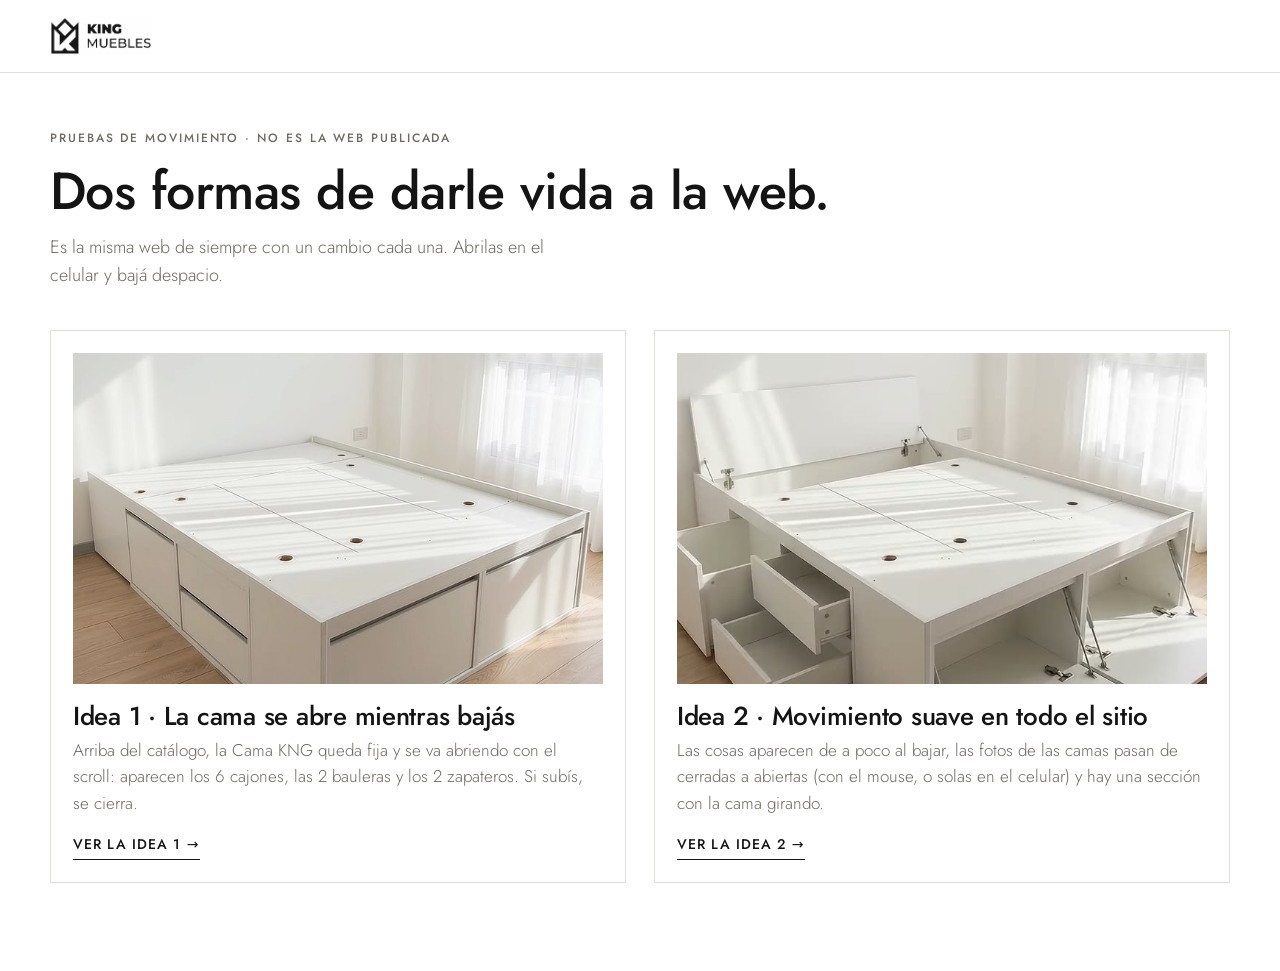
<file: index.html>
<!doctype html>
<html lang="es-AR">
<head>
  <meta charset="utf-8">
  <meta name="viewport" content="width=device-width, initial-scale=1">
  <meta name="robots" content="noindex, nofollow">  <!-- pruebas: que Google no las indexe -->
  <title>Pruebas de movimiento · King Muebles</title>
  <link rel="icon" type="image/png" sizes="32x32" href="assets/favicon-32.png">
  <link rel="preconnect" href="https://fonts.googleapis.com">
  <link rel="preconnect" href="https://fonts.gstatic.com" crossorigin>
  <link href="https://fonts.googleapis.com/css2?family=Jost:wght@300;400;500;600&display=swap" rel="stylesheet">
  <link rel="stylesheet" href="estilos.css?v=19">
  <link rel="stylesheet" href="pruebas.css?v=1">
</head>
<body>

  <header class="cabecera">
    <div class="contenedor">
      <a class="logo" href="index.html"><img src="assets/logo-negro.png" alt="King Muebles"></a>
    </div>
  </header>

  <main class="elegir">
    <div class="contenedor">
      <p class="eyebrow">Pruebas de movimiento · no es la web publicada</p>
      <h1>Dos formas de darle vida a la web.</h1>
      <p class="lead">Es la misma web de siempre con un cambio cada una. Abrilas en el celular y bajá despacio.</p>
      <div class="elegir-lista">
        <a class="elegir-opcion" href="idea-1.html">
          <img src="assets/abrir/cerrada.jpg" alt="">
          <div>
            <h2>Idea 1 · La cama se abre mientras bajás</h2>
            <p>Arriba del catálogo, la Cama KNG queda fija y se va abriendo con el scroll: aparecen los 6 cajones, las 2 bauleras y los 2 zapateros. Si subís, se cierra.</p>
          </div>
          <span class="link-flecha">Ver la idea 1 →</span>
        </a>
        <a class="elegir-opcion" href="idea-2.html">
          <img src="assets/medios/orbita-poster.jpg" alt="">
          <div>
            <h2>Idea 2 · Movimiento suave en todo el sitio</h2>
            <p>Las cosas aparecen de a poco al bajar, las fotos de las camas pasan de cerradas a abiertas (con el mouse, o solas en el celular) y hay una sección con la cama girando.</p>
          </div>
          <span class="link-flecha">Ver la idea 2 →</span>
        </a>
      </div>
    </div>
  </main>

</body>
</html>
</file>
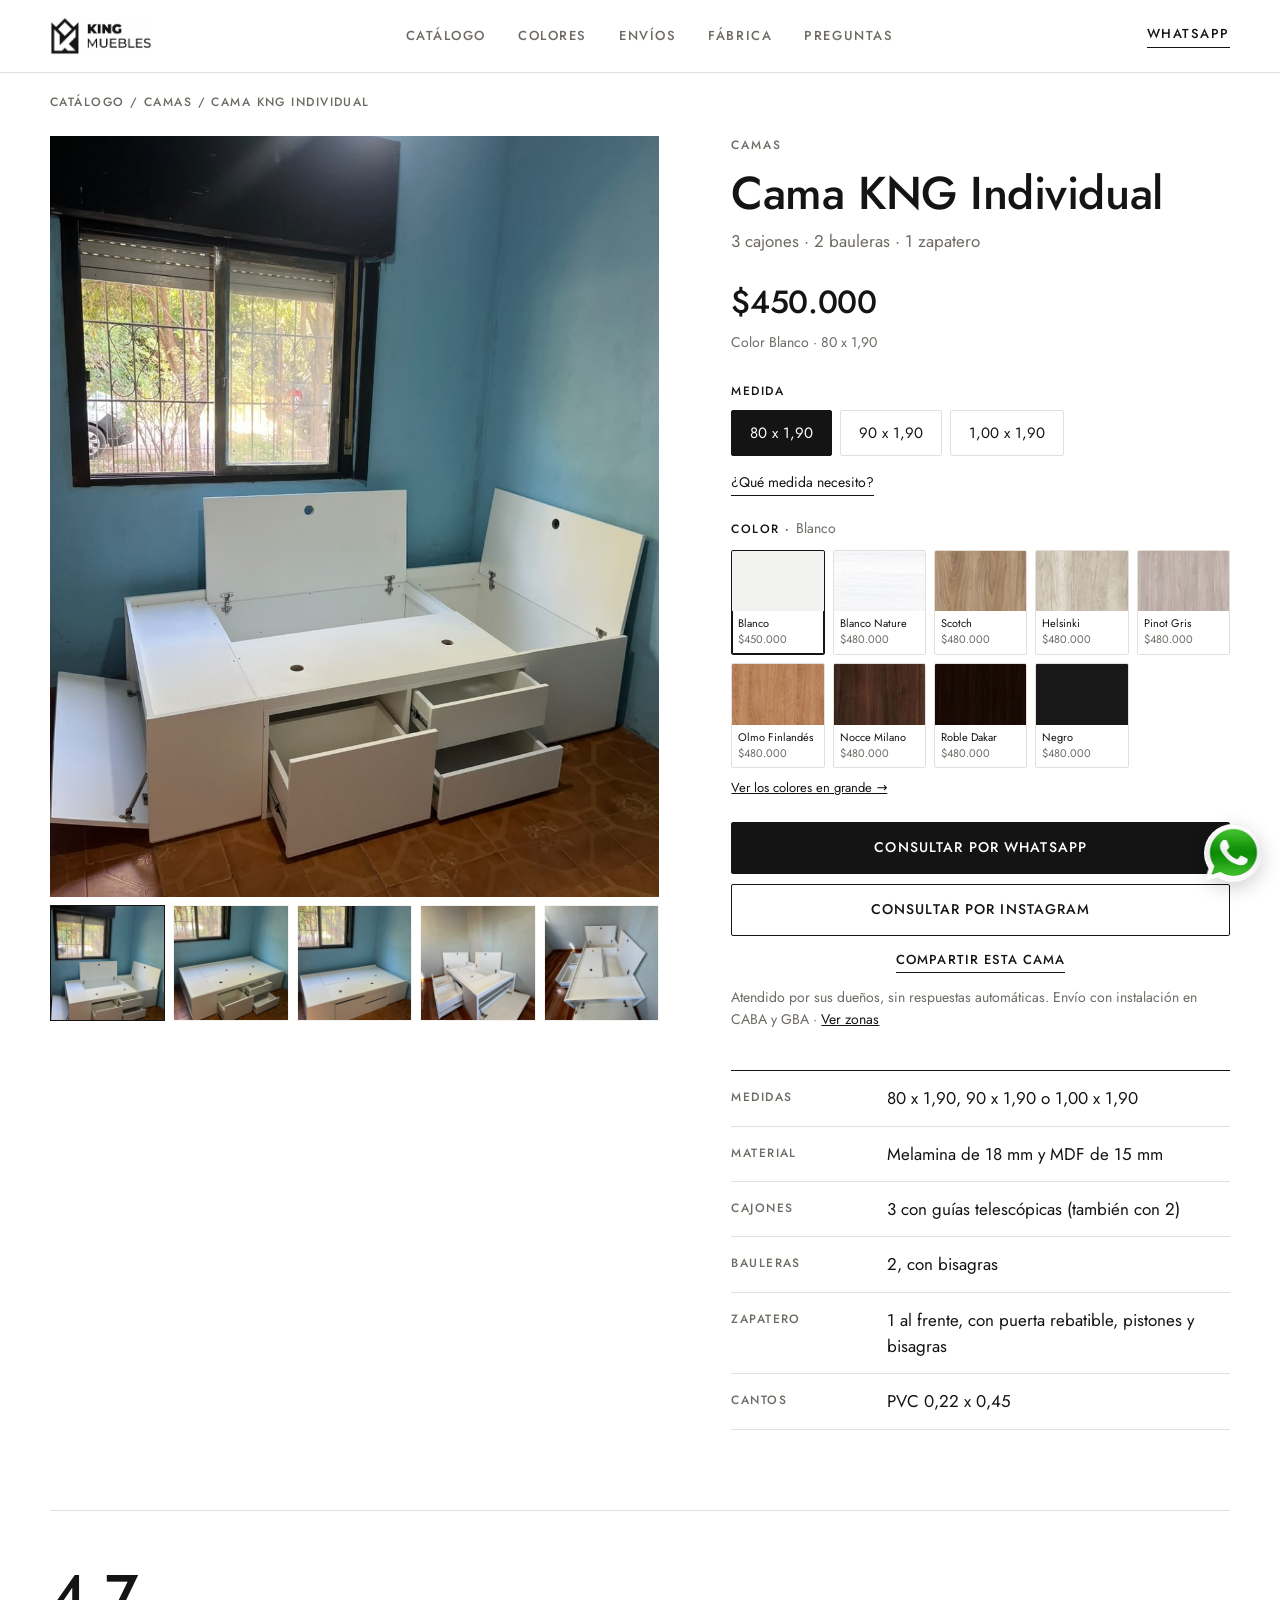
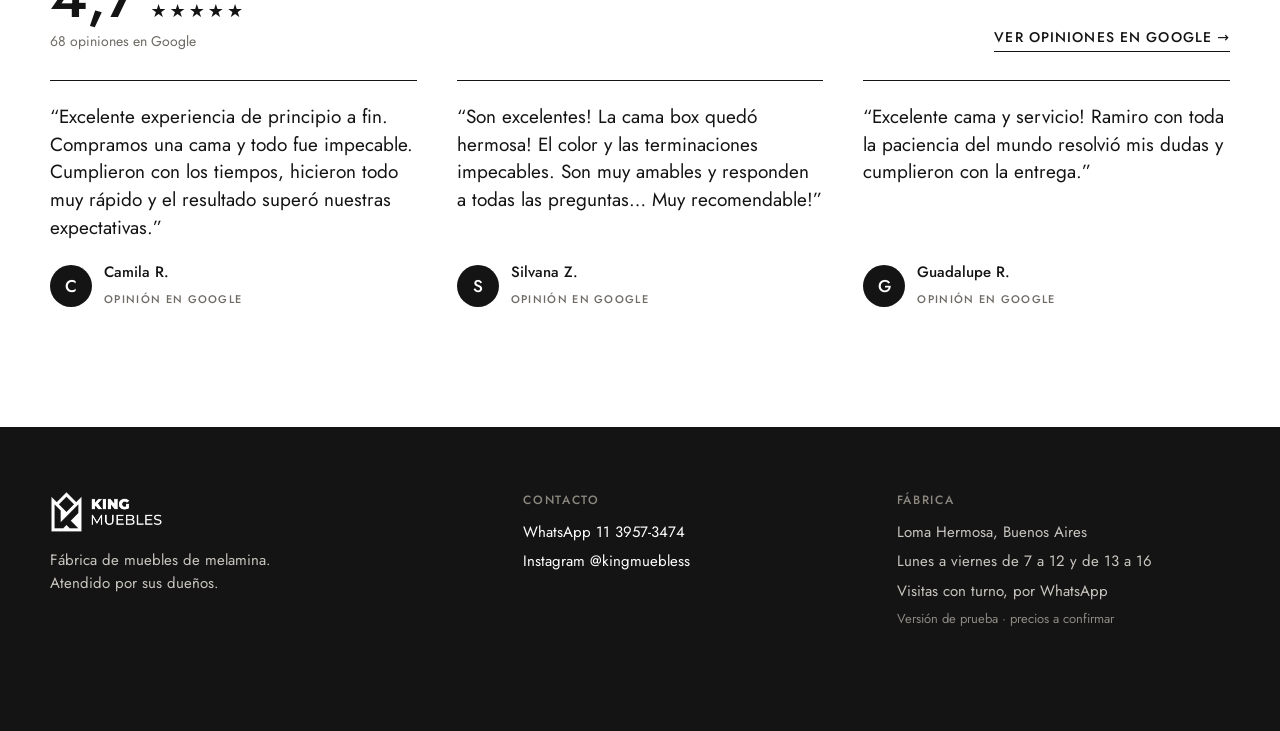
<file: cama-kng-individual.html>
<!doctype html>
<html lang="es-AR">
<head>
  <meta charset="utf-8">
  <meta name="viewport" content="width=device-width, initial-scale=1">
  <meta name="robots" content="noindex, nofollow">  <!-- versión de prueba: que Google no la indexe -->
  <title>Cama KNG Individual · King Muebles</title>
  <link rel="icon" type="image/png" sizes="32x32" href="assets/favicon-32.png">
  <link rel="apple-touch-icon" href="assets/apple-touch-icon.png">
  <meta name="theme-color" content="#141414">
  <!-- vista previa al compartir el link -->
  <meta property="og:type" content="product">
  <meta property="og:site_name" content="King Muebles">
  <meta property="og:title" content="Cama KNG Individual · King Muebles">
  <meta property="og:description" content="3 cajones, 2 bauleras y 1 zapatero. En 80, 90 o 1,00 x 1,90: $450.000.">
  <meta property="og:image" content="https://agustinjjesus.github.io/king-muebles-maqueta/assets/og-cama-kng-individual.jpg">
  <meta property="og:image:width" content="1200">
  <meta property="og:image:height" content="630">
  <meta property="og:url" content="https://agustinjjesus.github.io/king-muebles-maqueta/cama-kng-individual.html">
  <meta name="twitter:card" content="summary_large_image">
  <meta name="description" content="Cama KNG Individual con 3 cajones, 2 bauleras y 1 zapatero, en 80, 90 o 1,00 x 1,90. Consultá por WhatsApp.">
  <link rel="preconnect" href="https://fonts.googleapis.com">
  <link rel="preconnect" href="https://fonts.gstatic.com" crossorigin>
  <link href="https://fonts.googleapis.com/css2?family=Jost:wght@300;400;500;600&display=swap" rel="stylesheet">
  <link rel="stylesheet" href="estilos.css?v=19">
  <script src="datos.js?v=24"></script>
</head>
<body>

  <header class="cabecera">
    <div class="contenedor">
      <a class="logo" href="index.html"><img src="assets/logo-negro.png" alt="King Muebles"></a>
      <nav class="menu-escritorio">
        <a href="index.html#catalogo">Catálogo</a>
        <a href="index.html#colores">Colores</a>
        <a href="index.html#envios">Envíos</a>
        <a href="index.html#fabrica">Fábrica</a>
        <a href="index.html#preguntas">Preguntas</a>
      </nav>
      <div class="cabecera-acciones">
        <details class="menu-movil">
          <summary>Menú</summary>
          <nav>
            <a href="index.html#catalogo">Catálogo</a>
            <a href="index.html#colores">Colores</a>
            <a href="index.html#envios">Envíos</a>
            <a href="index.html#fabrica">Fábrica</a>
            <a href="index.html#preguntas">Preguntas</a>
          </nav>
        </details>
        <a class="contacto" data-wa="Hola! Vi la web de King Muebles y quería hacer una consulta.">WhatsApp</a>
      </div>
    </div>
  </header>

  <main class="contenedor" id="ficha" data-producto="cama-kng-individual"></main>

  <footer class="pie">
    <div class="contenedor">
      <div>
        <img class="logo-pie" src="assets/logo.png" alt="King Muebles">
        <p style="margin-top:16px">Fábrica de muebles de melamina.<br>Atendido por sus dueños.</p>
      </div>
      <div>
        <h4>Contacto</h4>
        <p><a data-wa="Hola! Vi la web de King Muebles y quería hacer una consulta.">WhatsApp 11 3957-3474</a></p>
        <p><a href="https://www.instagram.com/kingmuebless/" target="_blank" rel="noopener">Instagram @kingmuebless</a></p>
      </div>
      <div>
        <h4>Fábrica</h4>
        <p>Loma Hermosa, Buenos Aires</p>
        <p>Lunes a viernes de 7 a 12 y de 13 a 16</p>
        <p>Visitas con turno, por WhatsApp</p>
        <p class="prueba">Versión de prueba · precios a confirmar</p>
      </div>
    </div>
  </footer>

  <!-- celular: precio y botón siempre a mano cuando el botón principal no se ve -->
  <div class="barra-fija" id="barra-fija" aria-hidden="true">
    <div class="barra-info">
      <strong id="barra-precio"></strong>
      <span id="barra-detalle"></span>
    </div>
    <a class="btn btn-negro" id="barra-consultar">Consultar</a>
  </div>

  <a class="wa-flotante" aria-label="Escribinos por WhatsApp" data-wa="Hola! Vi la web de King Muebles y quería hacer una consulta.">
    <img src="assets/whatsapp.png" alt="">
  </a>

  <script src="ficha.js?v=22"></script>
</body>
</html>
</file>
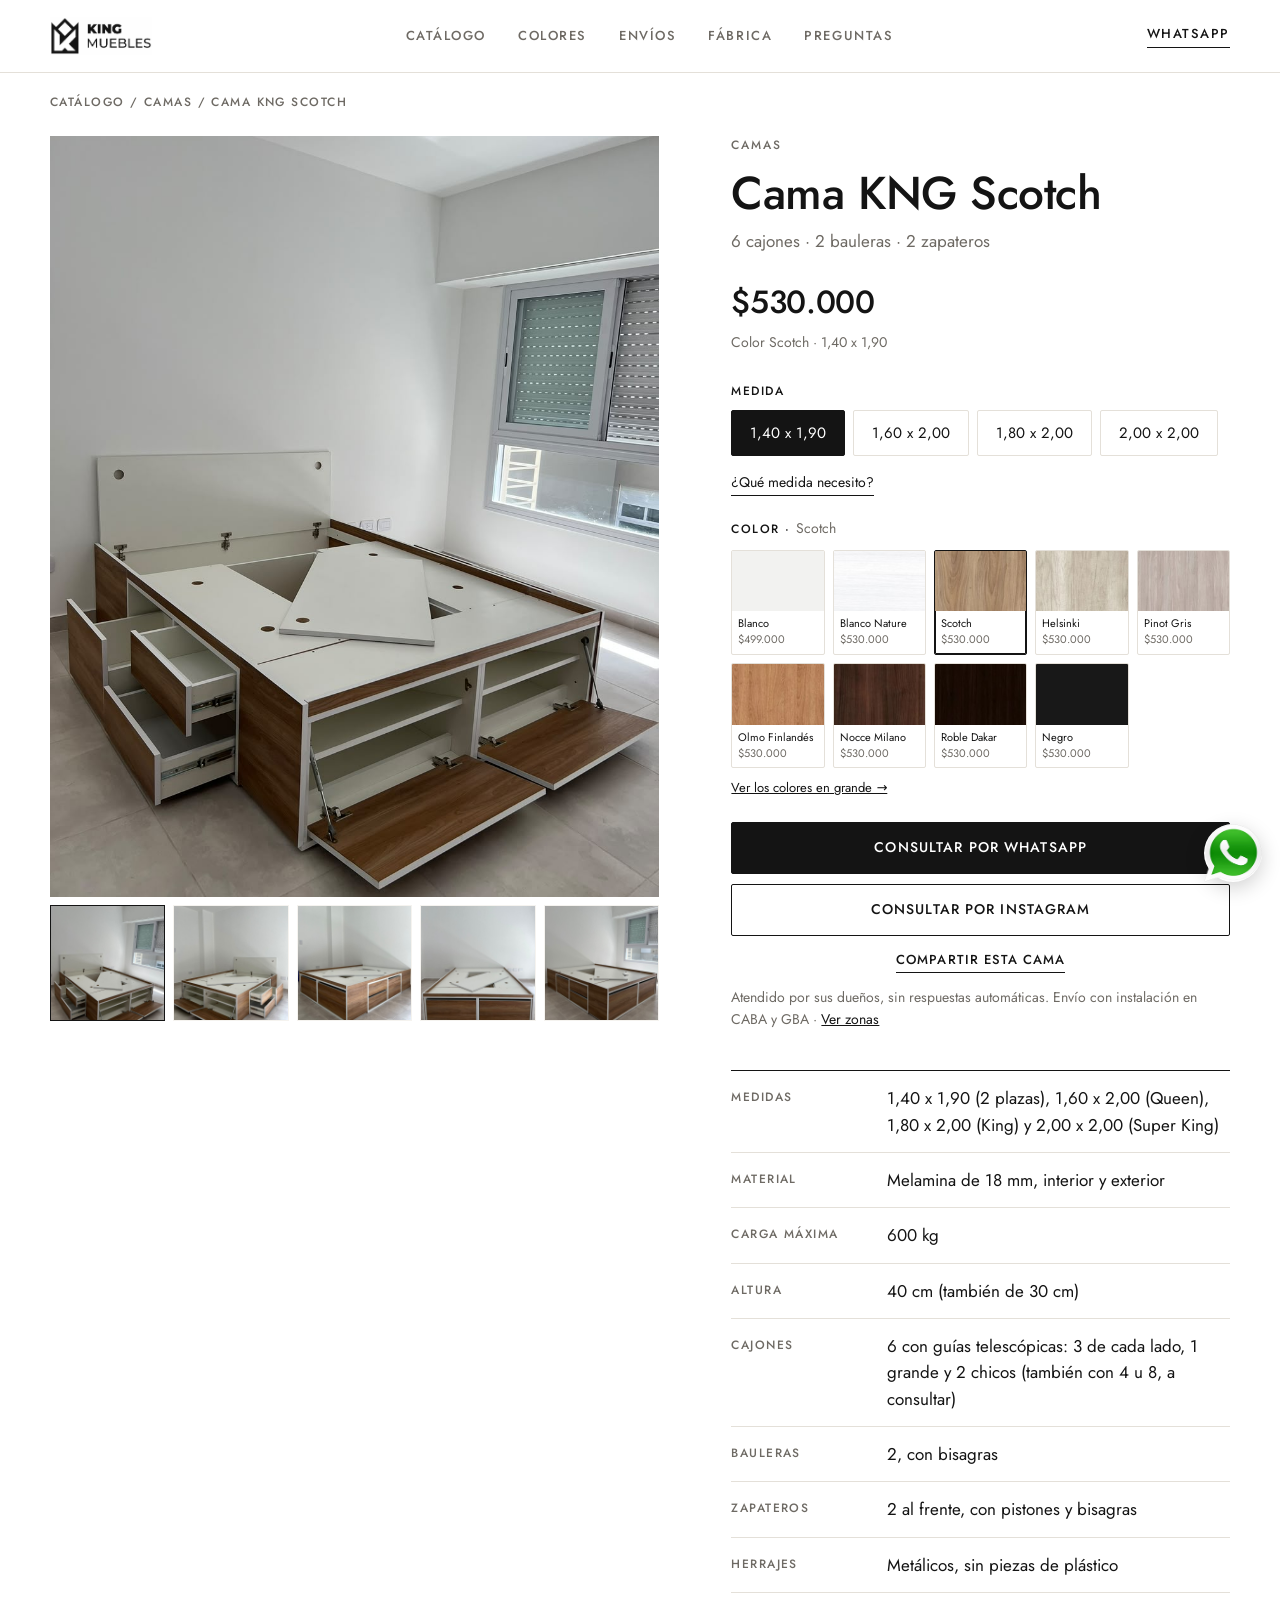
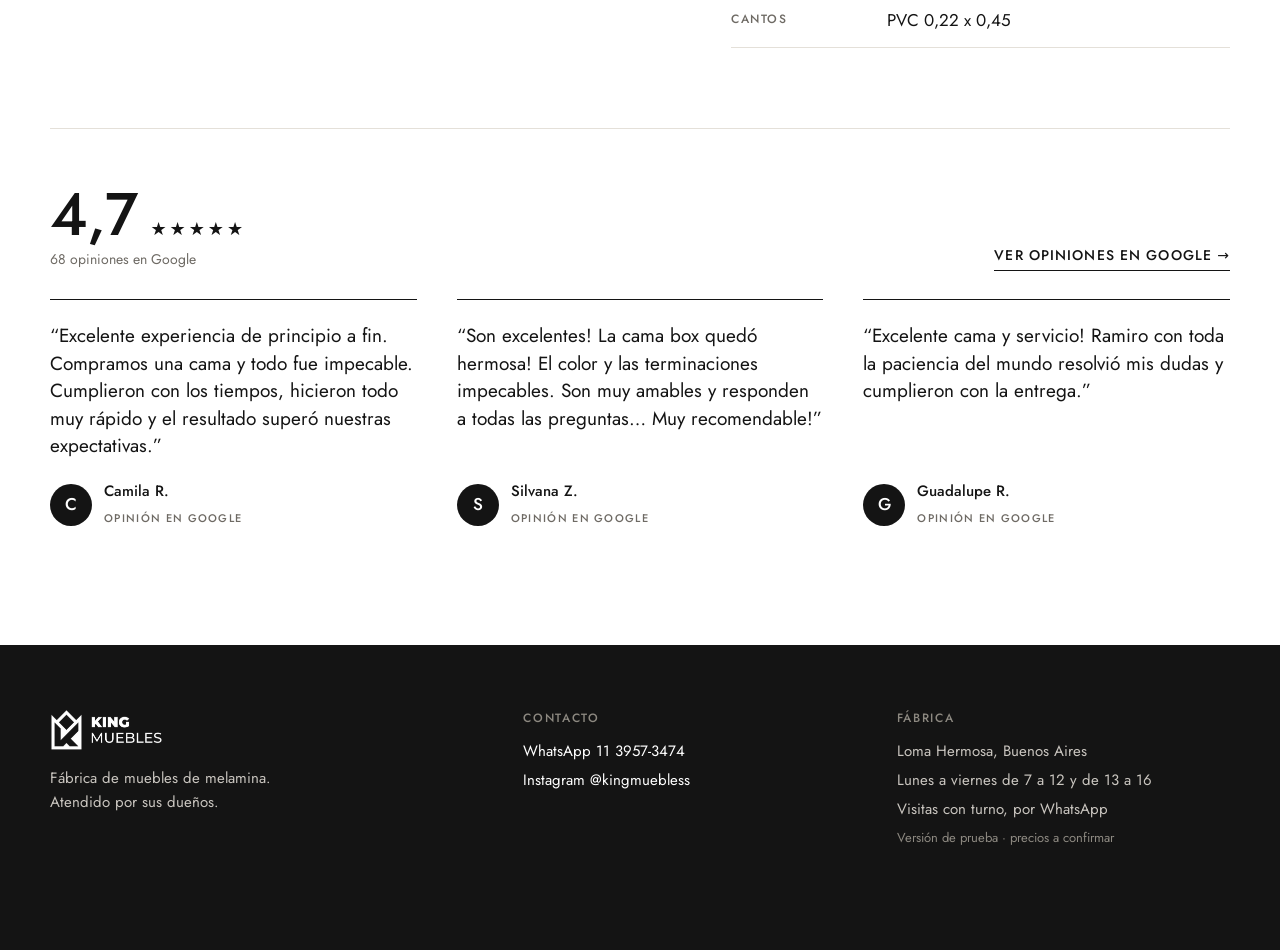
<file: cama-kng-scotch.html>
<!doctype html>
<html lang="es-AR">
<head>
  <meta charset="utf-8">
  <meta name="viewport" content="width=device-width, initial-scale=1">
  <meta name="robots" content="noindex, nofollow">  <!-- versión de prueba: que Google no la indexe -->
  <title>Cama KNG Scotch · King Muebles</title>
  <link rel="icon" type="image/png" sizes="32x32" href="assets/favicon-32.png">
  <link rel="apple-touch-icon" href="assets/apple-touch-icon.png">
  <meta name="theme-color" content="#141414">
  <!-- vista previa al compartir el link -->
  <meta property="og:type" content="product">
  <meta property="og:site_name" content="King Muebles">
  <meta property="og:title" content="Cama KNG Scotch · King Muebles">
  <meta property="og:description" content="6 cajones, 2 bauleras y 2 zapateros. Melamina de 18 mm, soporta 600 kg. 1,40 x 1,90: $530.000.">
  <meta property="og:image" content="https://agustinjjesus.github.io/king-muebles-maqueta/assets/og-cama-kng-scotch.jpg">
  <meta property="og:image:width" content="1200">
  <meta property="og:image:height" content="630">
  <meta property="og:url" content="https://agustinjjesus.github.io/king-muebles-maqueta/cama-kng-scotch.html">
  <meta name="twitter:card" content="summary_large_image">
  <meta name="description" content="Cama KNG color Scotch con 6 cajones, 2 bauleras y 2 zapateros. Melamina de 18 mm, soporta 600 kg. Consultá por WhatsApp.">
  <link rel="preconnect" href="https://fonts.googleapis.com">
  <link rel="preconnect" href="https://fonts.gstatic.com" crossorigin>
  <link href="https://fonts.googleapis.com/css2?family=Jost:wght@300;400;500;600&display=swap" rel="stylesheet">
  <link rel="stylesheet" href="estilos.css?v=19">
  <script src="datos.js?v=24"></script>
</head>
<body>

  <header class="cabecera">
    <div class="contenedor">
      <a class="logo" href="index.html"><img src="assets/logo-negro.png" alt="King Muebles"></a>
      <nav class="menu-escritorio">
        <a href="index.html#catalogo">Catálogo</a>
        <a href="index.html#colores">Colores</a>
        <a href="index.html#envios">Envíos</a>
        <a href="index.html#fabrica">Fábrica</a>
        <a href="index.html#preguntas">Preguntas</a>
      </nav>
      <div class="cabecera-acciones">
        <details class="menu-movil">
          <summary>Menú</summary>
          <nav>
            <a href="index.html#catalogo">Catálogo</a>
            <a href="index.html#colores">Colores</a>
            <a href="index.html#envios">Envíos</a>
            <a href="index.html#fabrica">Fábrica</a>
            <a href="index.html#preguntas">Preguntas</a>
          </nav>
        </details>
        <a class="contacto" data-wa="Hola! Vi la web de King Muebles y quería hacer una consulta.">WhatsApp</a>
      </div>
    </div>
  </header>

  <main class="contenedor" id="ficha" data-producto="cama-kng-scotch"></main>

  <footer class="pie">
    <div class="contenedor">
      <div>
        <img class="logo-pie" src="assets/logo.png" alt="King Muebles">
        <p style="margin-top:16px">Fábrica de muebles de melamina.<br>Atendido por sus dueños.</p>
      </div>
      <div>
        <h4>Contacto</h4>
        <p><a data-wa="Hola! Vi la web de King Muebles y quería hacer una consulta.">WhatsApp 11 3957-3474</a></p>
        <p><a href="https://www.instagram.com/kingmuebless/" target="_blank" rel="noopener">Instagram @kingmuebless</a></p>
      </div>
      <div>
        <h4>Fábrica</h4>
        <p>Loma Hermosa, Buenos Aires</p>
        <p>Lunes a viernes de 7 a 12 y de 13 a 16</p>
        <p>Visitas con turno, por WhatsApp</p>
        <p class="prueba">Versión de prueba · precios a confirmar</p>
      </div>
    </div>
  </footer>

  <!-- celular: precio y botón siempre a mano cuando el botón principal no se ve -->
  <div class="barra-fija" id="barra-fija" aria-hidden="true">
    <div class="barra-info">
      <strong id="barra-precio"></strong>
      <span id="barra-detalle"></span>
    </div>
    <a class="btn btn-negro" id="barra-consultar">Consultar</a>
  </div>

  <a class="wa-flotante" aria-label="Escribinos por WhatsApp" data-wa="Hola! Vi la web de King Muebles y quería hacer una consulta.">
    <img src="assets/whatsapp.png" alt="">
  </a>

  <script src="ficha.js?v=22"></script>
</body>
</html>
</file>
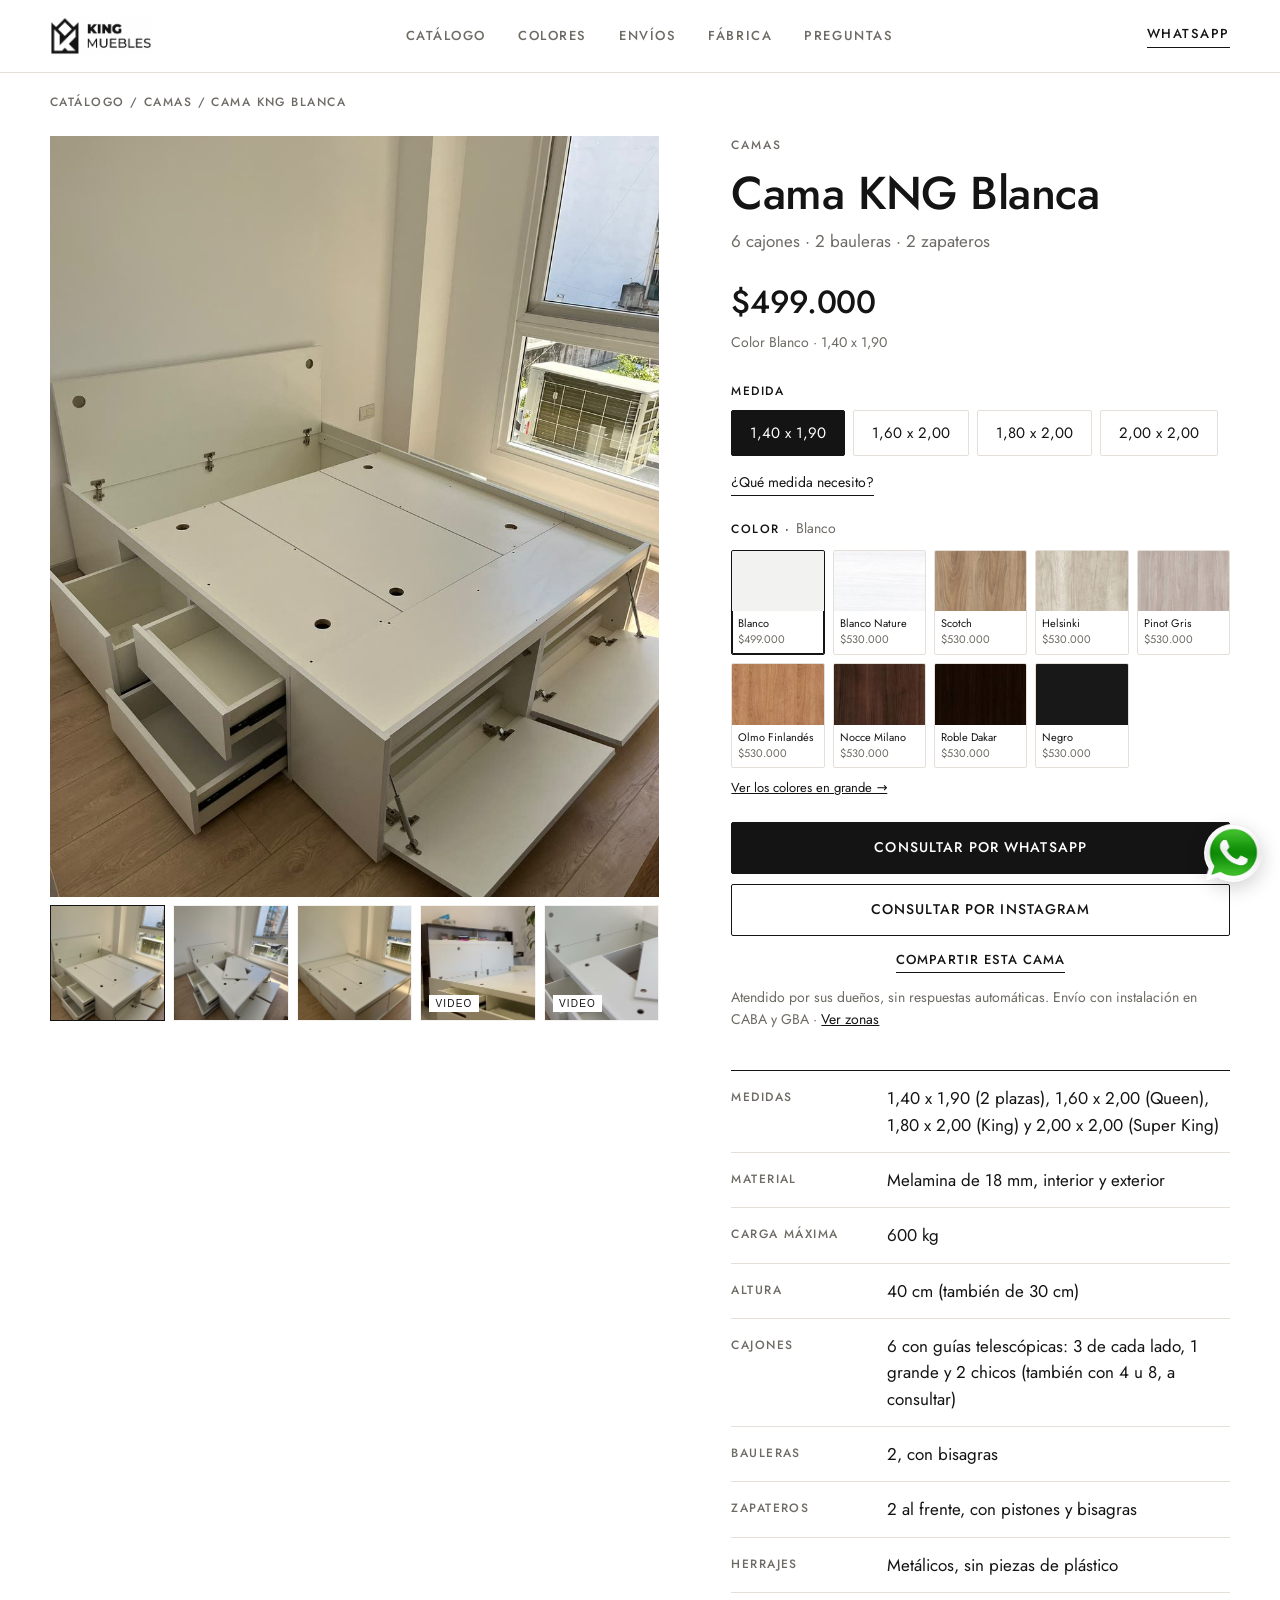
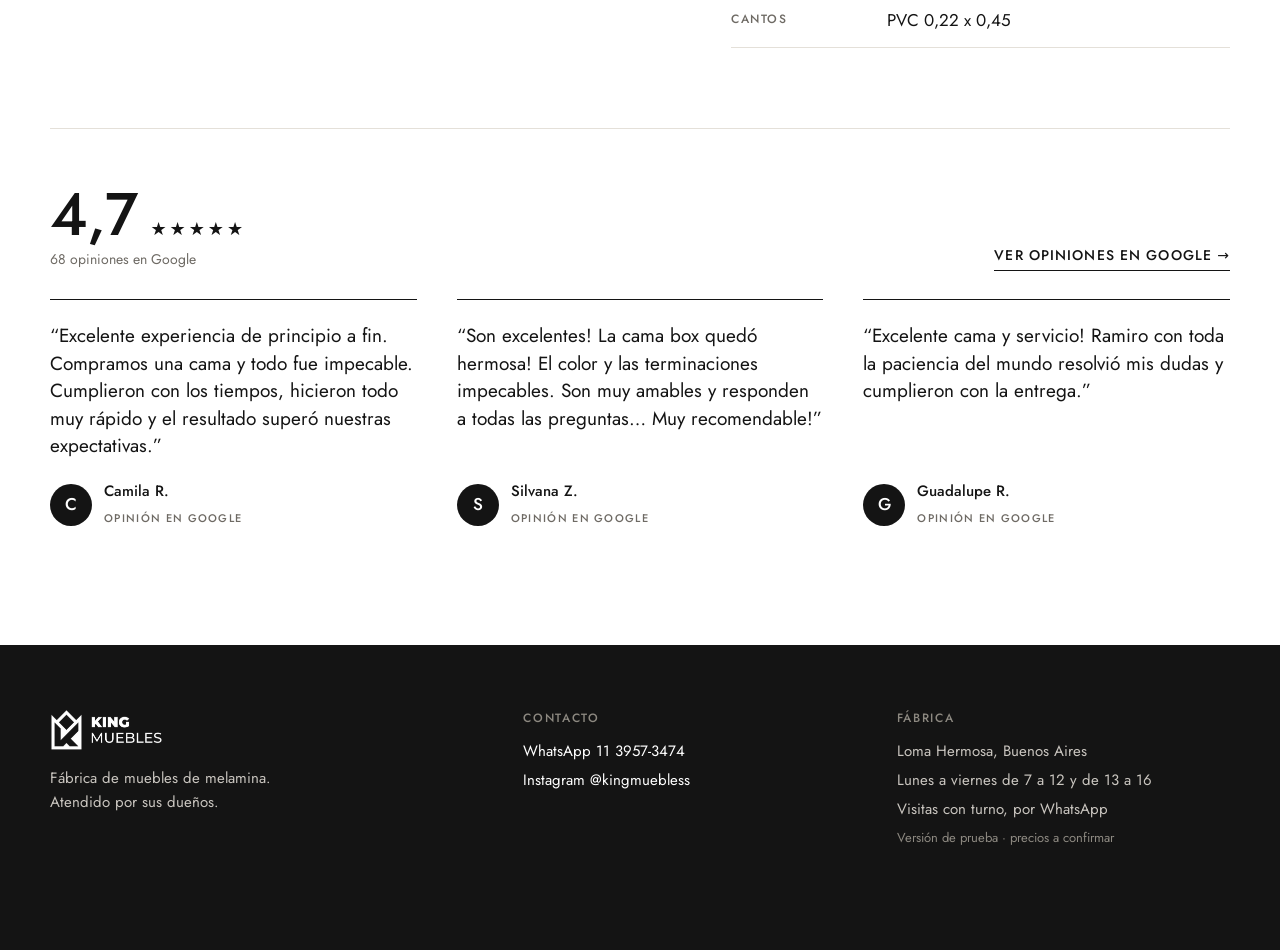
<file: cama-kng.html>
<!doctype html>
<html lang="es-AR">
<head>
  <meta charset="utf-8">
  <meta name="viewport" content="width=device-width, initial-scale=1">
  <meta name="robots" content="noindex, nofollow">  <!-- versión de prueba: que Google no la indexe -->
  <title>Cama KNG Blanca · King Muebles</title>
  <link rel="icon" type="image/png" sizes="32x32" href="assets/favicon-32.png">
  <link rel="apple-touch-icon" href="assets/apple-touch-icon.png">
  <meta name="theme-color" content="#141414">
  <!-- vista previa al compartir el link -->
  <meta property="og:type" content="product">
  <meta property="og:site_name" content="King Muebles">
  <meta property="og:title" content="Cama KNG Blanca · King Muebles">
  <meta property="og:description" content="6 cajones, 2 bauleras y 2 zapateros. Melamina de 18 mm, soporta 600 kg. 1,40 x 1,90: $499.000.">
  <meta property="og:image" content="https://agustinjjesus.github.io/king-muebles-maqueta/assets/og-cama-kng.jpg">
  <meta property="og:image:width" content="1200">
  <meta property="og:image:height" content="630">
  <meta property="og:url" content="https://agustinjjesus.github.io/king-muebles-maqueta/cama-kng.html">
  <meta name="twitter:card" content="summary_large_image">
  <meta name="description" content="Cama KNG blanca con 6 cajones, 2 bauleras y 2 zapateros. Melamina de 18 mm, soporta 600 kg. Consultá por WhatsApp.">
  <link rel="preconnect" href="https://fonts.googleapis.com">
  <link rel="preconnect" href="https://fonts.gstatic.com" crossorigin>
  <link href="https://fonts.googleapis.com/css2?family=Jost:wght@300;400;500;600&display=swap" rel="stylesheet">
  <link rel="stylesheet" href="estilos.css?v=19">
  <script src="datos.js?v=24"></script>
</head>
<body>

  <header class="cabecera">
    <div class="contenedor">
      <a class="logo" href="index.html"><img src="assets/logo-negro.png" alt="King Muebles"></a>
      <nav class="menu-escritorio">
        <a href="index.html#catalogo">Catálogo</a>
        <a href="index.html#colores">Colores</a>
        <a href="index.html#envios">Envíos</a>
        <a href="index.html#fabrica">Fábrica</a>
        <a href="index.html#preguntas">Preguntas</a>
      </nav>
      <div class="cabecera-acciones">
        <details class="menu-movil">
          <summary>Menú</summary>
          <nav>
            <a href="index.html#catalogo">Catálogo</a>
            <a href="index.html#colores">Colores</a>
            <a href="index.html#envios">Envíos</a>
            <a href="index.html#fabrica">Fábrica</a>
            <a href="index.html#preguntas">Preguntas</a>
          </nav>
        </details>
        <a class="contacto" data-wa="Hola! Vi la web de King Muebles y quería hacer una consulta.">WhatsApp</a>
      </div>
    </div>
  </header>

  <main class="contenedor" id="ficha" data-producto="cama-kng"></main>

  <footer class="pie">
    <div class="contenedor">
      <div>
        <img class="logo-pie" src="assets/logo.png" alt="King Muebles">
        <p style="margin-top:16px">Fábrica de muebles de melamina.<br>Atendido por sus dueños.</p>
      </div>
      <div>
        <h4>Contacto</h4>
        <p><a data-wa="Hola! Vi la web de King Muebles y quería hacer una consulta.">WhatsApp 11 3957-3474</a></p>
        <p><a href="https://www.instagram.com/kingmuebless/" target="_blank" rel="noopener">Instagram @kingmuebless</a></p>
      </div>
      <div>
        <h4>Fábrica</h4>
        <p>Loma Hermosa, Buenos Aires</p>
        <p>Lunes a viernes de 7 a 12 y de 13 a 16</p>
        <p>Visitas con turno, por WhatsApp</p>
        <p class="prueba">Versión de prueba · precios a confirmar</p>
      </div>
    </div>
  </footer>

  <!-- celular: precio y botón siempre a mano cuando el botón principal no se ve -->
  <div class="barra-fija" id="barra-fija" aria-hidden="true">
    <div class="barra-info">
      <strong id="barra-precio"></strong>
      <span id="barra-detalle"></span>
    </div>
    <a class="btn btn-negro" id="barra-consultar">Consultar</a>
  </div>

  <a class="wa-flotante" aria-label="Escribinos por WhatsApp" data-wa="Hola! Vi la web de King Muebles y quería hacer una consulta.">
    <img src="assets/whatsapp.png" alt="">
  </a>

  <script src="ficha.js?v=22"></script>
</body>
</html>
</file>
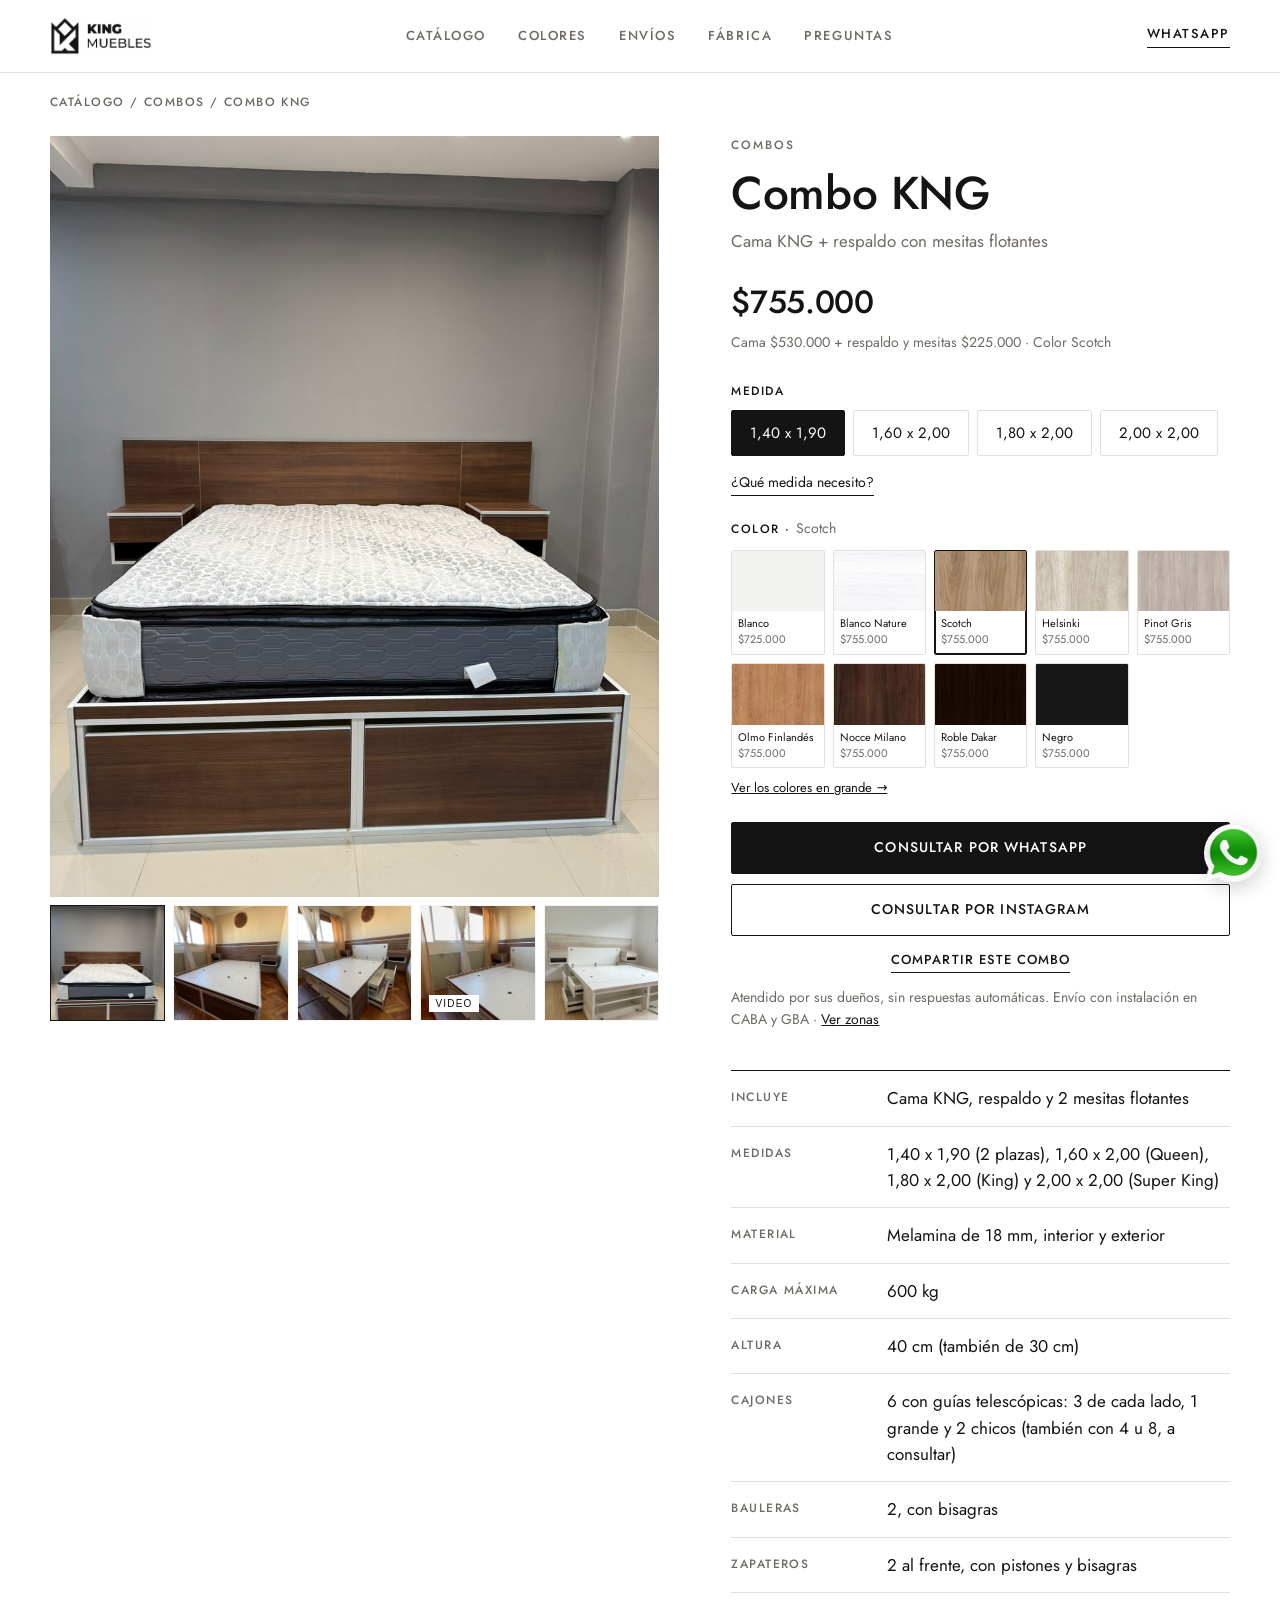
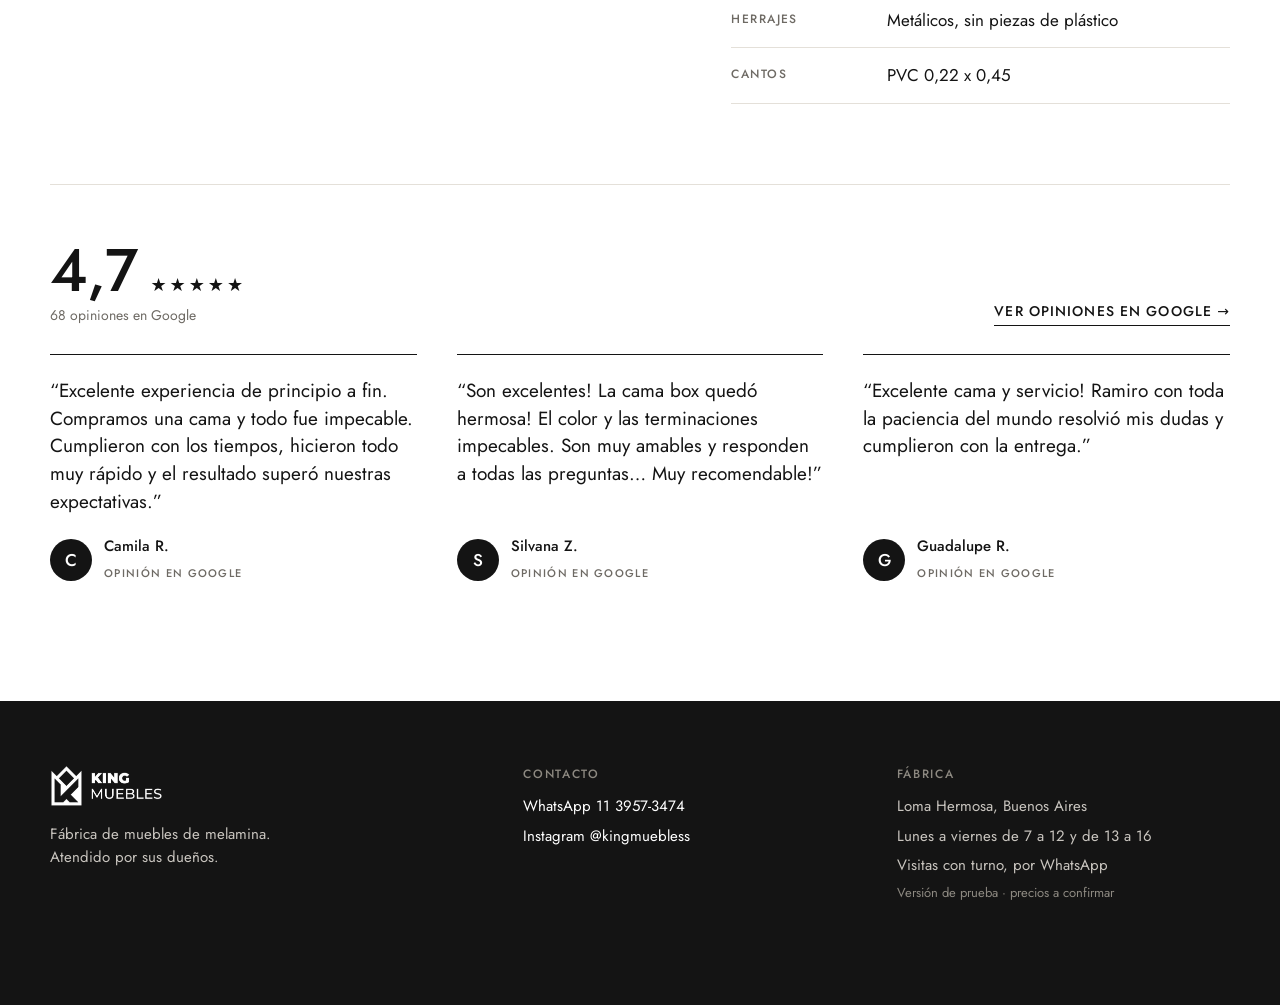
<file: combo-kng.html>
<!doctype html>
<html lang="es-AR">
<head>
  <meta charset="utf-8">
  <meta name="viewport" content="width=device-width, initial-scale=1">
  <meta name="robots" content="noindex, nofollow">  <!-- versión de prueba: que Google no la indexe -->
  <title>Combo KNG · King Muebles</title>
  <link rel="icon" type="image/png" sizes="32x32" href="assets/favicon-32.png">
  <link rel="apple-touch-icon" href="assets/apple-touch-icon.png">
  <meta name="theme-color" content="#141414">
  <!-- vista previa al compartir el link -->
  <meta property="og:type" content="product">
  <meta property="og:site_name" content="King Muebles">
  <meta property="og:title" content="Combo KNG · King Muebles">
  <meta property="og:description" content="Cama KNG Scotch + respaldo con mesitas flotantes. 1,40 x 1,90: $755.000.">
  <meta property="og:image" content="https://agustinjjesus.github.io/king-muebles-maqueta/assets/og-combo-kng.jpg">
  <meta property="og:image:width" content="1200">
  <meta property="og:image:height" content="630">
  <meta property="og:url" content="https://agustinjjesus.github.io/king-muebles-maqueta/combo-kng.html">
  <meta name="twitter:card" content="summary_large_image">
  <meta name="description" content="Combo KNG: cama con 6 cajones, 2 bauleras y 2 zapateros, respaldo y mesitas flotantes. Consultá por WhatsApp.">
  <link rel="preconnect" href="https://fonts.googleapis.com">
  <link rel="preconnect" href="https://fonts.gstatic.com" crossorigin>
  <link href="https://fonts.googleapis.com/css2?family=Jost:wght@300;400;500;600&display=swap" rel="stylesheet">
  <link rel="stylesheet" href="estilos.css?v=19">
  <script src="datos.js?v=24"></script>
</head>
<body>

  <header class="cabecera">
    <div class="contenedor">
      <a class="logo" href="index.html"><img src="assets/logo-negro.png" alt="King Muebles"></a>
      <nav class="menu-escritorio">
        <a href="index.html#catalogo">Catálogo</a>
        <a href="index.html#colores">Colores</a>
        <a href="index.html#envios">Envíos</a>
        <a href="index.html#fabrica">Fábrica</a>
        <a href="index.html#preguntas">Preguntas</a>
      </nav>
      <div class="cabecera-acciones">
        <details class="menu-movil">
          <summary>Menú</summary>
          <nav>
            <a href="index.html#catalogo">Catálogo</a>
            <a href="index.html#colores">Colores</a>
            <a href="index.html#envios">Envíos</a>
            <a href="index.html#fabrica">Fábrica</a>
            <a href="index.html#preguntas">Preguntas</a>
          </nav>
        </details>
        <a class="contacto" data-wa="Hola! Vi la web de King Muebles y quería hacer una consulta.">WhatsApp</a>
      </div>
    </div>
  </header>

  <main class="contenedor" id="ficha" data-producto="combo-kng"></main>

  <footer class="pie">
    <div class="contenedor">
      <div>
        <img class="logo-pie" src="assets/logo.png" alt="King Muebles">
        <p style="margin-top:16px">Fábrica de muebles de melamina.<br>Atendido por sus dueños.</p>
      </div>
      <div>
        <h4>Contacto</h4>
        <p><a data-wa="Hola! Vi la web de King Muebles y quería hacer una consulta.">WhatsApp 11 3957-3474</a></p>
        <p><a href="https://www.instagram.com/kingmuebless/" target="_blank" rel="noopener">Instagram @kingmuebless</a></p>
      </div>
      <div>
        <h4>Fábrica</h4>
        <p>Loma Hermosa, Buenos Aires</p>
        <p>Lunes a viernes de 7 a 12 y de 13 a 16</p>
        <p>Visitas con turno, por WhatsApp</p>
        <p class="prueba">Versión de prueba · precios a confirmar</p>
      </div>
    </div>
  </footer>

  <!-- celular: precio y botón siempre a mano cuando el botón principal no se ve -->
  <div class="barra-fija" id="barra-fija" aria-hidden="true">
    <div class="barra-info">
      <strong id="barra-precio"></strong>
      <span id="barra-detalle"></span>
    </div>
    <a class="btn btn-negro" id="barra-consultar">Consultar</a>
  </div>

  <a class="wa-flotante" aria-label="Escribinos por WhatsApp" data-wa="Hola! Vi la web de King Muebles y quería hacer una consulta.">
    <img src="assets/whatsapp.png" alt="">
  </a>

  <script src="ficha.js?v=22"></script>
</body>
</html>
</file>
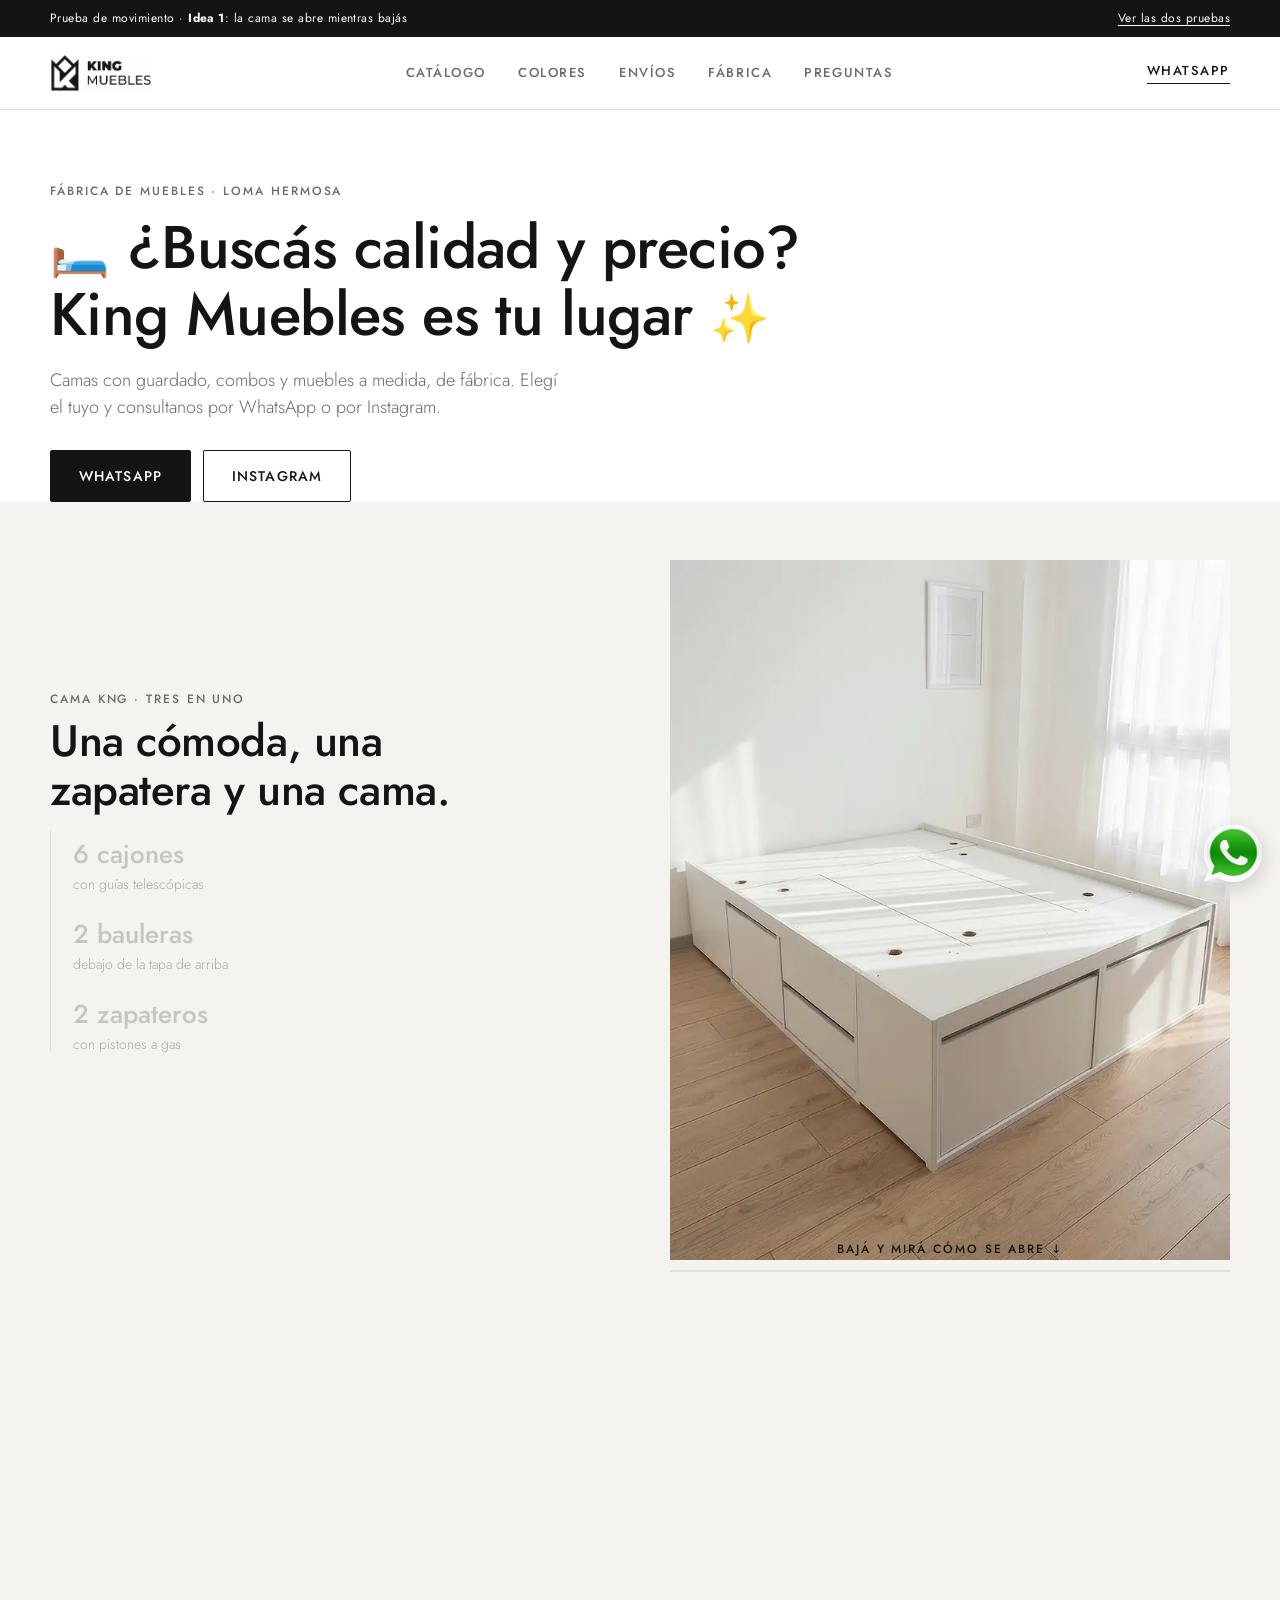
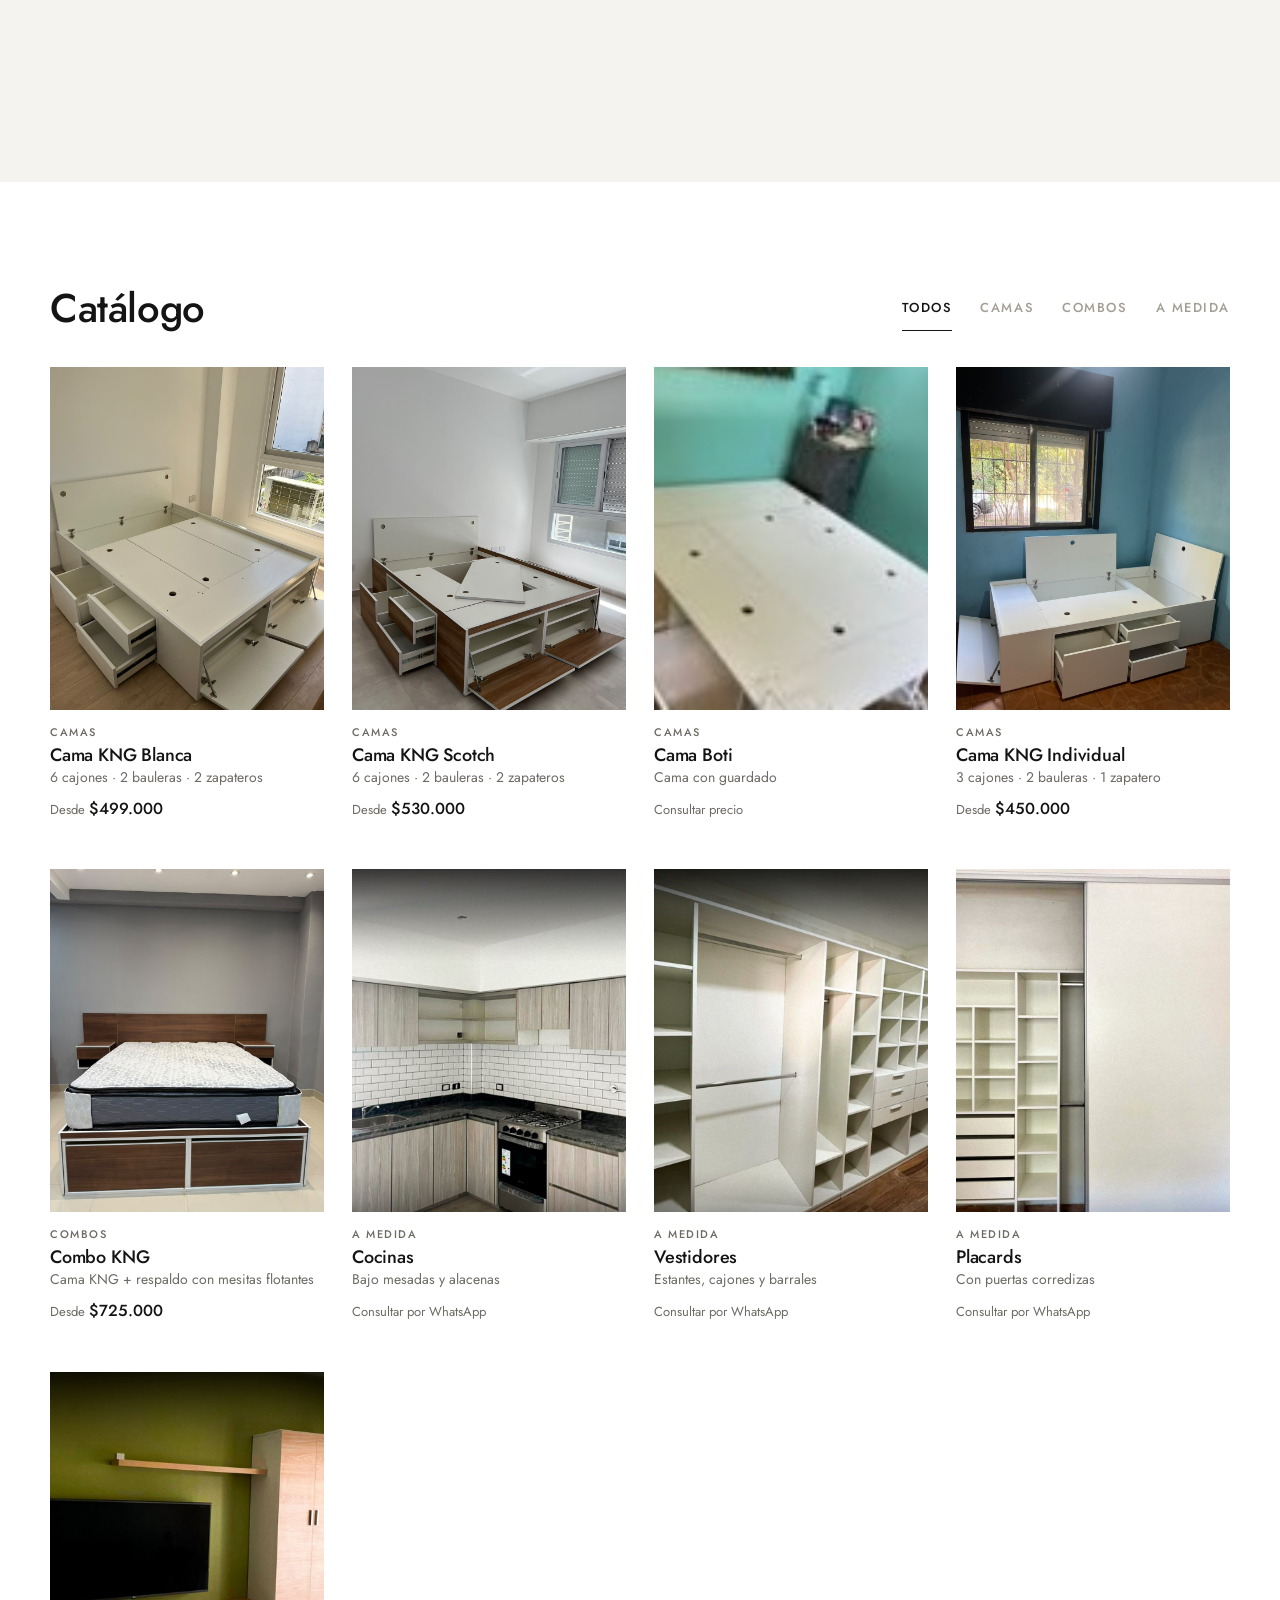
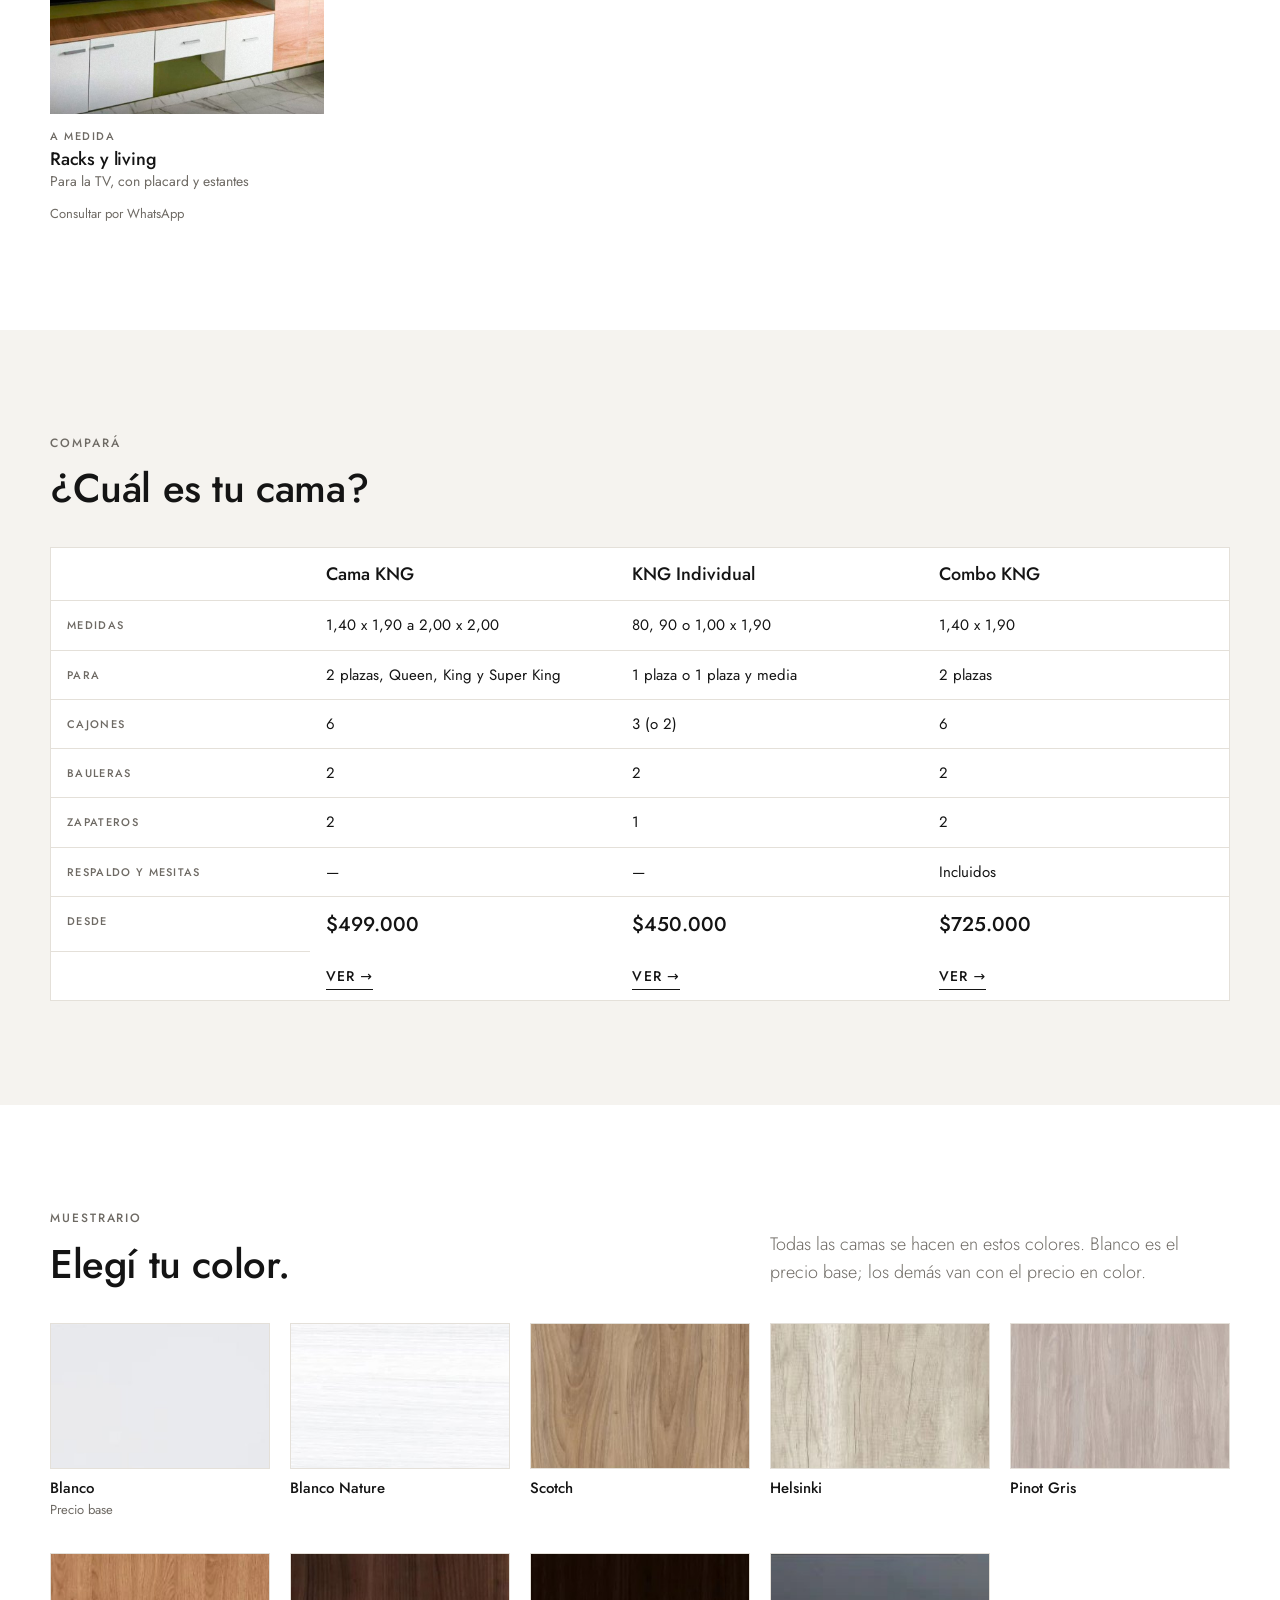
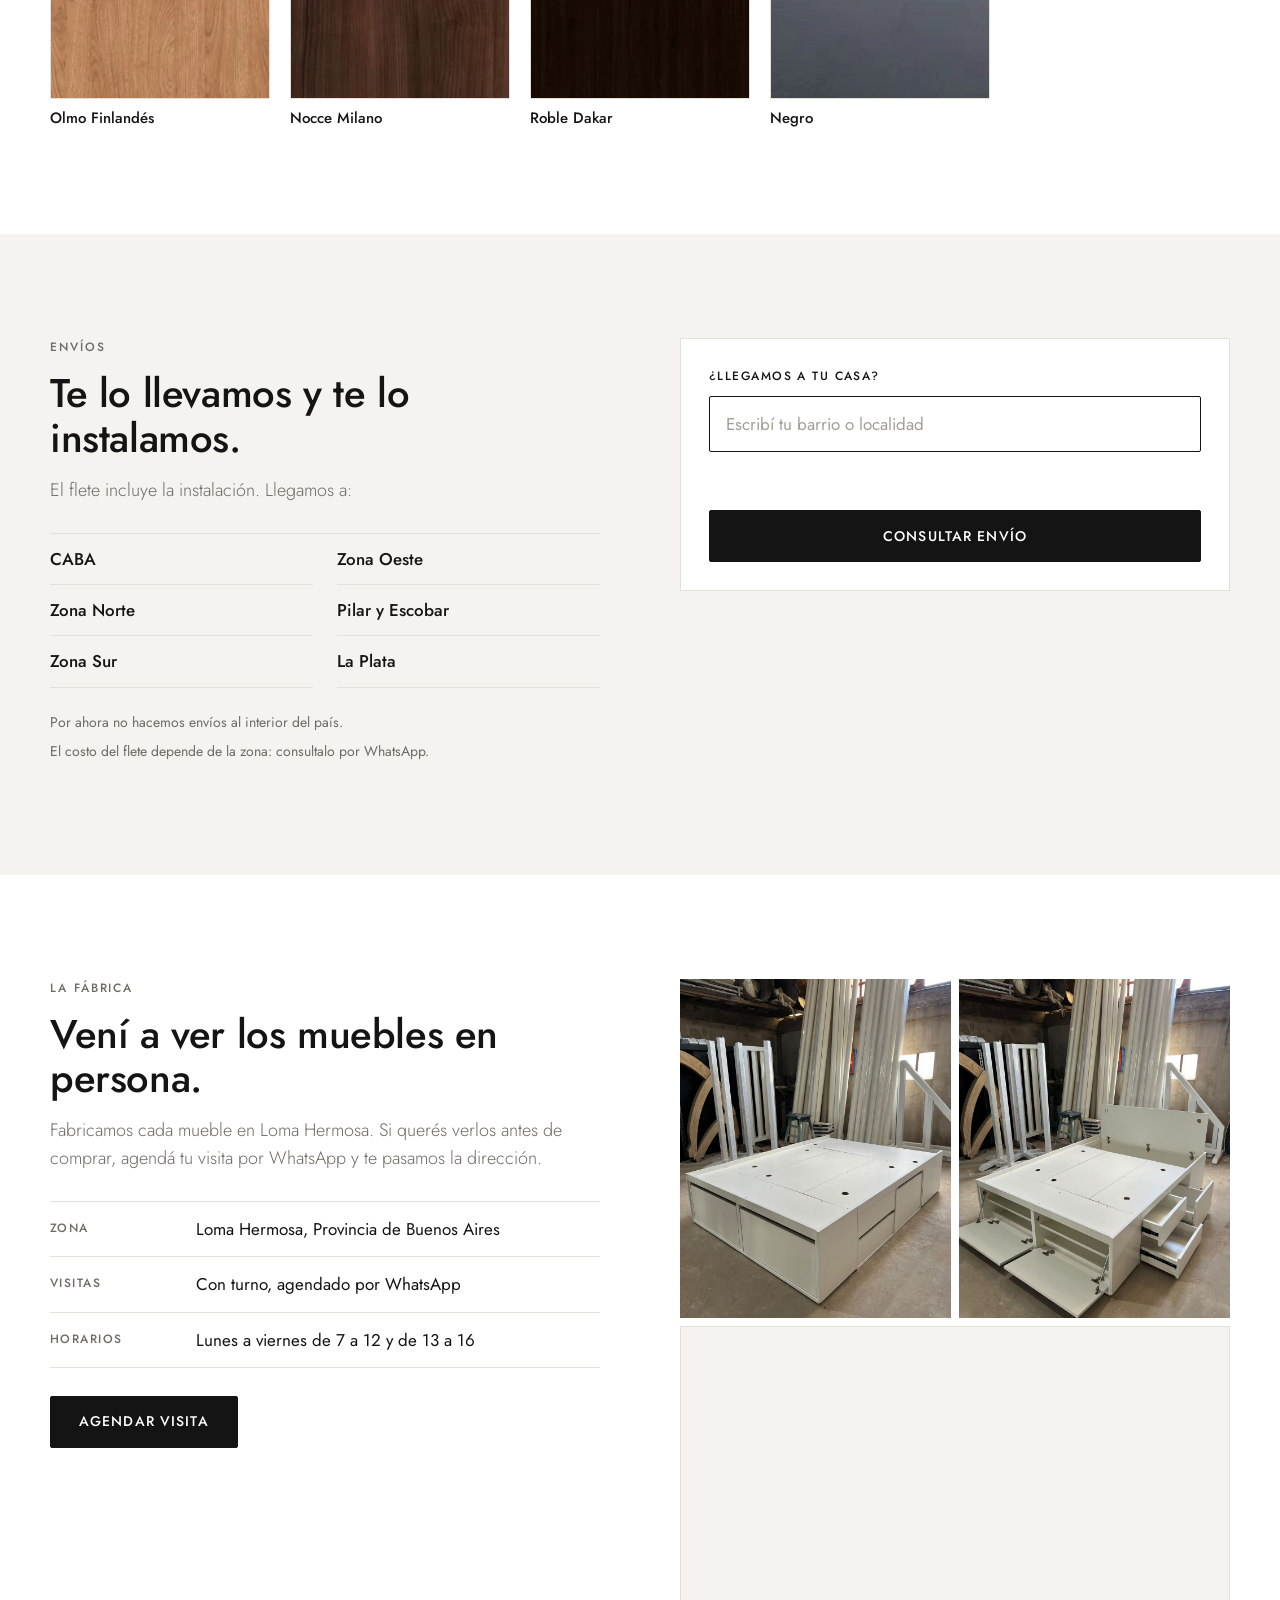
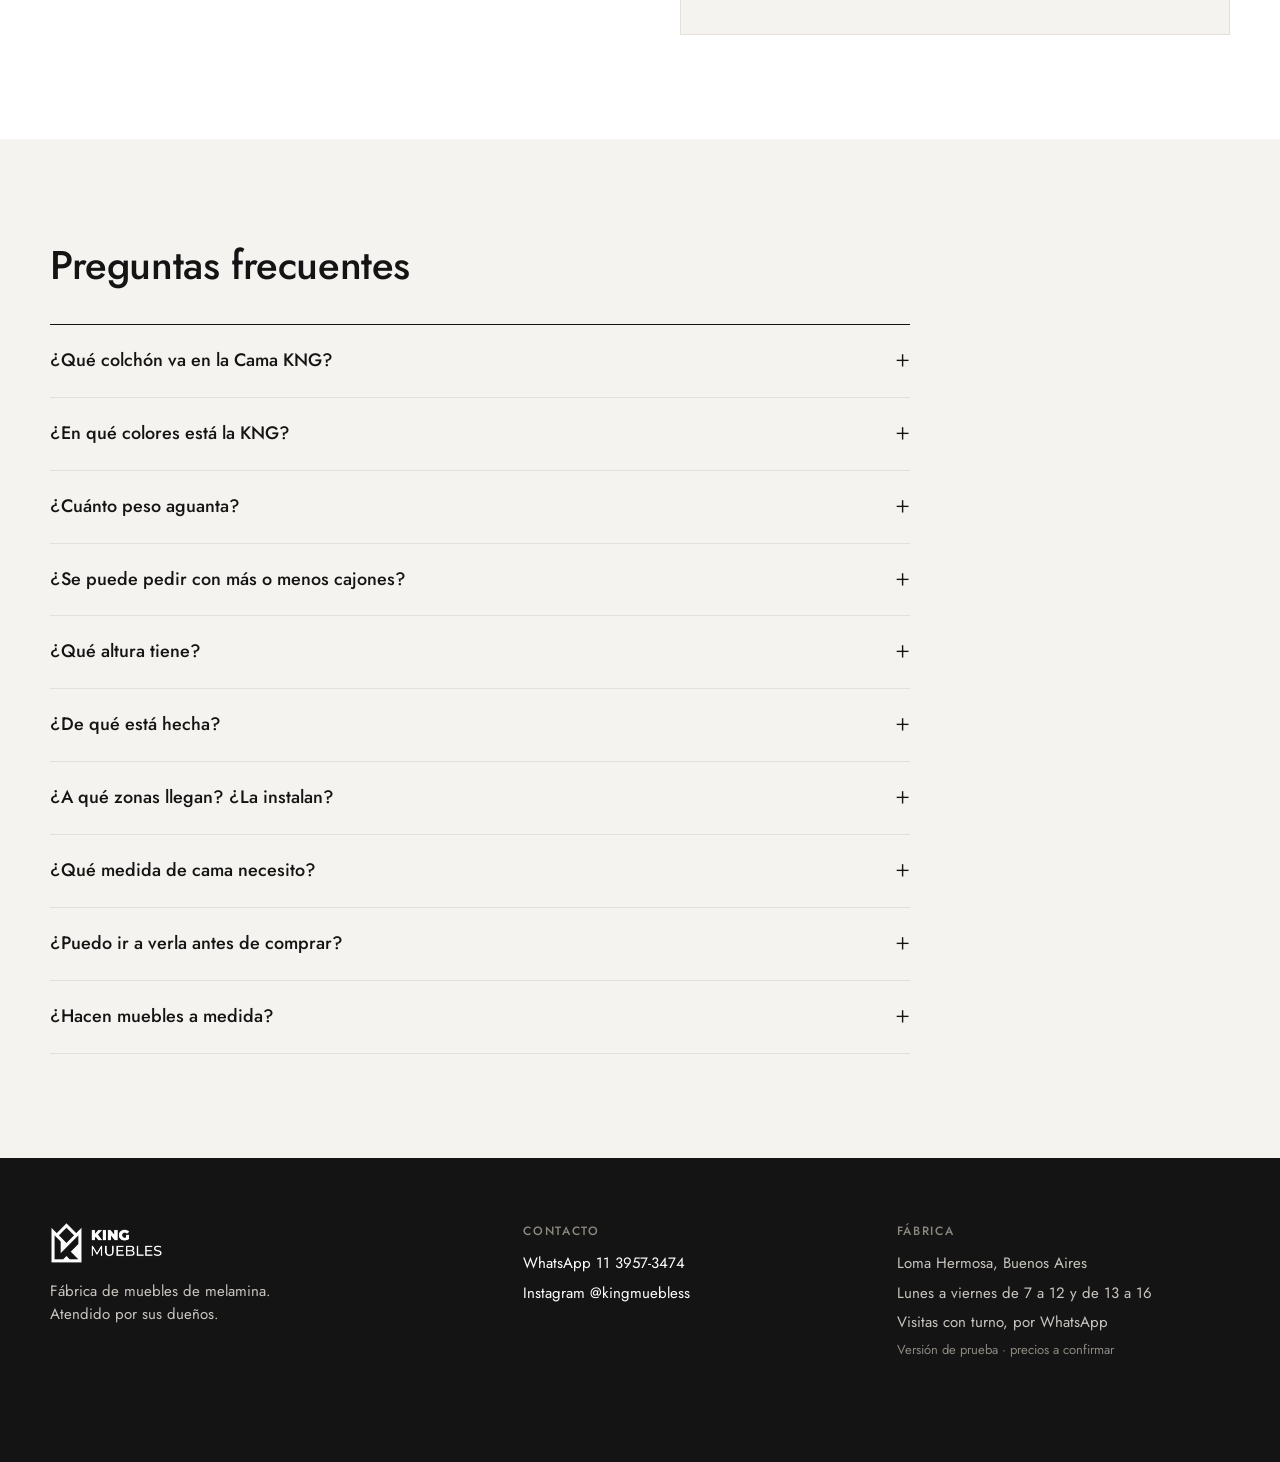
<file: idea-1.html>
<!doctype html>
<html lang="es-AR">
<head>
  <meta charset="utf-8">
  <meta name="viewport" content="width=device-width, initial-scale=1">
  <meta name="robots" content="noindex, nofollow">  <!-- versión de prueba: que Google no la indexe -->
  <title>Prueba · Idea 1 · King Muebles</title>
  <link rel="icon" type="image/png" sizes="32x32" href="assets/favicon-32.png">
  <link rel="apple-touch-icon" href="assets/apple-touch-icon.png">
  <meta name="theme-color" content="#141414">
  <!-- vista previa al compartir el link (WhatsApp, Instagram, Facebook) -->
  <meta property="og:type" content="website">
  <meta property="og:site_name" content="King Muebles">
  <meta property="og:title" content="King Muebles · Fábrica de muebles">
  <meta property="og:description" content="🛏️ ¿Buscás calidad y precio? King Muebles es tu lugar ✨ Camas con guardado y muebles a medida, de fábrica.">
  <meta property="og:image" content="https://agustinjjesus.github.io/king-muebles-maqueta/assets/og-king-muebles.jpg">
  <meta property="og:image:width" content="1200">
  <meta property="og:image:height" content="630">
  <meta property="og:url" content="https://agustinjjesus.github.io/king-muebles-maqueta/">
  <meta name="twitter:card" content="summary_large_image">
  <meta name="description" content="Camas con cajones, bauleras y zapateros en melamina de 18 mm, hechas en nuestra fábrica. Envío con instalación en CABA y GBA.">
  <link rel="preconnect" href="https://fonts.googleapis.com">
  <link rel="preconnect" href="https://fonts.gstatic.com" crossorigin>
  <link href="https://fonts.googleapis.com/css2?family=Jost:wght@300;400;500;600&display=swap" rel="stylesheet">
  <link rel="stylesheet" href="estilos.css?v=19">
  <link rel="stylesheet" href="pruebas.css?v=1">
  <link rel="stylesheet" href="movimiento-1.css?v=2">
  <script src="datos.js?v=24"></script>
</head>
<body>

  <div class="barra-prueba"><div class="contenedor"><span>Prueba de movimiento · <strong>Idea 1</strong>: la cama se abre mientras bajás</span><a href="index.html">Ver las dos pruebas</a></div></div>

  <header class="cabecera">
    <div class="contenedor">
      <a class="logo" href="index.html"><img src="assets/logo-negro.png" alt="King Muebles"></a>
      <nav class="menu-escritorio">
        <a href="#catalogo">Catálogo</a>
        <a href="#colores">Colores</a>
        <a href="#envios">Envíos</a>
        <a href="#fabrica">Fábrica</a>
        <a href="#preguntas">Preguntas</a>
      </nav>
      <div class="cabecera-acciones">
        <details class="menu-movil">
          <summary>Menú</summary>
          <nav>
            <a href="#catalogo">Catálogo</a>
            <a href="#colores">Colores</a>
            <a href="#envios">Envíos</a>
            <a href="#fabrica">Fábrica</a>
            <a href="#preguntas">Preguntas</a>
          </nav>
        </details>
        <a class="contacto" data-wa="Hola! Vi la web de King Muebles y quería hacer una consulta.">WhatsApp</a>
      </div>
    </div>
  </header>

  <section class="portada">
    <div class="contenedor">
      <p class="eyebrow">Fábrica de muebles · Loma Hermosa</p>
      <h1><span class="emoji" aria-hidden="true">🛏️</span> ¿Buscás calidad y precio?<br> King Muebles es&nbsp;tu&nbsp;lugar&nbsp;<span class="emoji" aria-hidden="true">✨</span></h1>
      <p class="lead">Camas con guardado, combos y muebles a medida, de fábrica. Elegí el tuyo y consultanos por WhatsApp o por Instagram.</p>
      <div class="acciones">
        <a class="btn btn-negro" data-wa="Hola! Vi el catálogo de King Muebles y quería hacer una consulta.">WhatsApp</a>
        <a class="btn btn-borde" data-ig>Instagram</a>
      </div>
    </div>
  </section>

  <section class="abrir" id="abrir" aria-label="La Cama KNG abriéndose">
    <div class="abrir-fijo">
      <div class="contenedor abrir-grilla">
        <div class="abrir-textos">
          <p class="eyebrow">Cama KNG · tres en uno</p>
          <h2 class="abrir-titulo">Una cómoda, una zapatera y una cama.</h2>
          <ol class="abrir-pasos">
            <li data-desde="0.10"><strong>6 cajones</strong><span>con guías telescópicas</span></li>
            <li data-desde="0.18"><strong>2 bauleras</strong><span>debajo de la tapa de arriba</span></li>
            <li data-desde="0.38"><strong>2 zapateros</strong><span>con pistones a gas</span></li>
          </ol>
          <div class="abrir-final" data-desde="0.80">
            <p>En melamina de 18 mm, de 2 plazas a king size. <span class="abrir-precio">Desde $499.000</span></p>
            <a class="link-flecha" href="cama-kng.html">Ver la Cama KNG →</a>
          </div>
        </div>
        <div class="abrir-imagen">
          <img class="abrir-respaldo" src="assets/abrir/cerrada.jpg" alt="Cama KNG blanca cerrada" width="720" height="900">
          <canvas width="720" height="900" aria-hidden="true"></canvas>
          <p class="abrir-pista">Bajá y mirá cómo se abre <span>↓</span></p>
          <div class="abrir-barra"><span></span></div>
        </div>
      </div>
    </div>
  </section>

  <section class="seccion" id="catalogo">
    <div class="contenedor">
      <div class="seccion-cabeza">
        <h2>Catálogo</h2>
        <div class="pestanas" role="tablist">
          <button class="pestana activa" data-cat="todos">Todos</button>
          <button class="pestana" data-cat="Camas">Camas</button>
          <button class="pestana" data-cat="Combos">Combos</button>
          <button class="pestana" data-cat="Colchones">Colchones</button>
          <button class="pestana" data-cat="A medida">A medida</button>
        </div>
      </div>
      <div class="grilla" id="grilla">
        <!-- los productos del catálogo se cargan desde datos.js, antes de estas tarjetas.
             Fotos de trabajos que mandó Ramiro (23/10), recortadas sin el logo del post de Instagram -->
        <a class="producto" data-cat="A medida" data-wa="Hola! Quiero consultar por una cocina a medida."><div class="foto"><img src="assets/medida/medida-cocina.jpg" alt="Cocina a medida en L con bajo mesadas y alacenas" loading="lazy"></div><span class="categoria">A medida</span><h3>Cocinas</h3><span class="detalle">Bajo mesadas y alacenas</span><span class="precio"><small>Consultar por WhatsApp</small></span></a>
        <a class="producto" data-cat="A medida" data-wa="Hola! Quiero consultar por un vestidor a medida."><div class="foto"><img src="assets/medida/medida-vestidor.jpg" alt="Vestidor a medida con estantes, cajones y barrales" loading="lazy"></div><span class="categoria">A medida</span><h3>Vestidores</h3><span class="detalle">Estantes, cajones y barrales</span><span class="precio"><small>Consultar por WhatsApp</small></span></a>
        <a class="producto" data-cat="A medida" data-wa="Hola! Quiero consultar por un placard a medida."><div class="foto"><img src="assets/medida/medida-placard.jpg" alt="Placard a medida con puertas corredizas" loading="lazy"></div><span class="categoria">A medida</span><h3>Placards</h3><span class="detalle">Con puertas corredizas</span><span class="precio"><small>Consultar por WhatsApp</small></span></a>
        <a class="producto" data-cat="A medida" data-wa="Hola! Quiero consultar por un rack o mueble de TV a medida."><div class="foto"><img src="assets/medida/medida-rack.jpg" alt="Rack de TV a medida con placard y estante" loading="lazy"></div><span class="categoria">A medida</span><h3>Racks y living</h3><span class="detalle">Para la TV, con placard y estantes</span><span class="precio"><small>Consultar por WhatsApp</small></span></a>
      </div>
    </div>
  </section>

  <section class="seccion seccion-alt" id="comparar">
    <div class="contenedor">
      <div class="seccion-cabeza">
        <div>
          <p class="eyebrow">Compará</p>
          <h2>¿Cuál es tu cama?</h2>
        </div>
      </div>
      <table class="comparar" id="tabla-comparar"></table>
    </div>
  </section>

  <section class="seccion" id="colores">
    <div class="contenedor">
      <div class="seccion-cabeza">
        <div>
          <p class="eyebrow">Muestrario</p>
          <h2>Elegí tu color.</h2>
        </div>
        <p class="lead colores-lead">Todas las camas se hacen en estos colores. Blanco es el precio base; los demás van con el precio en color.</p>
      </div>
      <ul class="muestrario" id="muestrario"></ul>
    </div>
  </section>

  <section class="seccion seccion-alt" id="envios">
    <div class="contenedor dos-col">
      <div>
        <p class="eyebrow">Envíos</p>
        <h2>Te lo llevamos y te lo instalamos.</h2>
        <p class="lead">El flete incluye la instalación. Llegamos a:</p>
        <ul class="zonas">
          <li>CABA</li>
          <li>Zona Norte</li>
          <li>Zona Sur</li>
          <li>Zona Oeste</li>
          <li>Pilar y Escobar</li>
          <li>La Plata</li>
        </ul>
        <p class="nota">Por ahora no hacemos envíos al interior del país.</p>
        <p class="nota">El costo del flete depende de la zona: consultalo por WhatsApp.</p>
      </div>
      <div class="buscador">
        <label for="localidad">¿Llegamos a tu casa?</label>
        <input id="localidad" list="localidades" placeholder="Escribí tu barrio o localidad" autocomplete="off">
        <datalist id="localidades"></datalist>
        <p class="resultado-zona" id="resultado-zona" aria-live="polite"></p>
        <a class="btn btn-negro btn-ancho" id="consultar-envio" data-wa="Hola! Quería consultar el envío a mi zona.">Consultar envío</a>
      </div>
    </div>
  </section>

  <section class="seccion" id="fabrica">
    <div class="contenedor dos-col">
      <div>
        <p class="eyebrow">La fábrica</p>
        <h2>Vení a ver los muebles en persona.</h2>
        <p class="lead">Fabricamos cada mueble en Loma Hermosa. Si querés verlos antes de comprar, agendá tu visita por WhatsApp y te pasamos la dirección.</p>
        <dl class="ficha-datos">
          <div><dt>Zona</dt><dd>Loma Hermosa, Provincia de Buenos Aires</dd></div>
          <div><dt>Visitas</dt><dd>Con turno, agendado por WhatsApp</dd></div>
          <div><dt>Horarios</dt><dd>Lunes a viernes de 7 a 12 y de 13 a 16</dd></div>
        </dl>
        <div class="acciones">
          <a class="btn btn-negro" data-wa="Hola! Quiero agendar una visita a la fábrica.">Agendar visita</a>
        </div>
      </div>
      <div class="fabrica-medios">
        <div class="fotos-fabrica">
          <img src="assets/reales/fabrica-2.jpg" alt="Cama KNG blanca terminada en la fábrica" loading="lazy">
          <img src="assets/reales/fabrica-1.jpg" alt="Cama KNG blanca abierta en la fábrica" loading="lazy">
        </div>
        <div class="mapa">
          <iframe title="Loma Hermosa, Provincia de Buenos Aires" src="https://maps.google.com/maps?q=Loma%20Hermosa%2C%20Buenos%20Aires&z=13&output=embed" loading="lazy" referrerpolicy="no-referrer-when-downgrade"></iframe>
        </div>
      </div>
    </div>
  </section>

  <section class="seccion seccion-alt" id="preguntas">
    <div class="contenedor">
      <div class="seccion-cabeza"><h2>Preguntas frecuentes</h2></div>
      <div class="preguntas">
        <details>
          <summary>¿Qué colchón va en la Cama KNG?</summary>
          <p>La KNG de 1,40 x 1,90 lleva un colchón de 2 plazas. También la hacemos de 1,60 x 2,00 (Queen), 1,80 x 2,00 (King) y 2,00 x 2,00 (Super King): en la ficha elegís la medida y ves el precio.</p>
        </details>
        <details>
          <summary>¿En qué colores está la KNG?</summary>
          <p>En blanco o en cualquiera de los colores de nuestro muestrario. En la ficha de la cama elegís el color y ves el precio; en el catálogo tenés fotos de la blanca y de la Scotch.</p>
        </details>
        <details>
          <summary>¿Cuánto peso aguanta?</summary>
          <p>La estructura de la Cama KNG soporta hasta 600 kg.</p>
        </details>
        <details>
          <summary>¿Se puede pedir con más o menos cajones?</summary>
          <p>Sí. La KNG se hace con 4, 6 u 8 cajones, siempre con 2 bauleras y 2 zapateros.</p>
        </details>
        <details>
          <summary>¿Qué altura tiene?</summary>
          <p>La base mide 40 cm de alto. Si la querés más baja, la hacemos de 30 cm.</p>
        </details>
        <details>
          <summary>¿De qué está hecha?</summary>
          <p>Melamina de 18 mm, interior y exterior, con cantos de PVC. Cajones con guías telescópicas, herrajes metálicos, bauleras con bisagras y zapateros con pistones y bisagras.</p>
        </details>
        <details>
          <summary>¿A qué zonas llegan? ¿La instalan?</summary>
          <p>Llegamos a CABA, Zona Norte, Zona Sur, Zona Oeste, Pilar, Escobar y La Plata, y el flete incluye la instalación. Por ahora no hacemos envíos al interior del país.</p>
        </details>
        <details>
          <summary>¿Qué medida de cama necesito?</summary>
          <p>Depende del colchón. Estas son las medidas más comunes:</p>
          <table class="tabla-medidas">
            <thead><tr><th>Cama</th><th>Colchón</th></tr></thead>
            <tbody>
              <tr><td>1 plaza</td><td>80 x 190 o 90 x 190 cm</td></tr>
              <tr><td>1 plaza y media</td><td>100 x 190 cm</td></tr>
              <tr><td>2 plazas</td><td>140 x 190 cm</td></tr>
              <tr><td>Queen</td><td>160 x 200 cm</td></tr>
              <tr><td>King</td><td>180 x 200 cm</td></tr>
              <tr><td>Super King</td><td>200 x 200 cm</td></tr>
            </tbody>
          </table>
          <p>Si tu colchón tiene otra medida, consultanos: hacemos la cama a medida.</p>
        </details>
        <details>
          <summary>¿Puedo ir a verla antes de comprar?</summary>
          <p>Sí, con turno. La fábrica está en Loma Hermosa: escribinos por WhatsApp, agendamos el día y te pasamos la dirección. Atendemos de lunes a viernes de 7 a 12 y de 13 a 16.</p>
        </details>
        <details>
          <summary>¿Hacen muebles a medida?</summary>
          <p>Sí: cocinas (bajo mesadas y alacenas), vestidores, placards, racks y muebles para el hogar y para comercios. Contanos qué necesitás por WhatsApp y te pasamos presupuesto.</p>
        </details>
      </div>
    </div>
  </section>

  <footer class="pie">
    <div class="contenedor">
      <div>
        <img class="logo-pie" src="assets/logo.png" alt="King Muebles">
        <p style="margin-top:16px">Fábrica de muebles de melamina.<br>Atendido por sus dueños.</p>
      </div>
      <div>
        <h4>Contacto</h4>
        <p><a data-wa="Hola! Vi la web de King Muebles y quería hacer una consulta.">WhatsApp 11 3957-3474</a></p>
        <p><a href="https://www.instagram.com/kingmuebless/" target="_blank" rel="noopener">Instagram @kingmuebless</a></p>
      </div>
      <div>
        <h4>Fábrica</h4>
        <p>Loma Hermosa, Buenos Aires</p>
        <p>Lunes a viernes de 7 a 12 y de 13 a 16</p>
        <p>Visitas con turno, por WhatsApp</p>
        <p class="prueba">Versión de prueba · precios a confirmar</p>
      </div>
    </div>
  </footer>

  <a class="wa-flotante" aria-label="Escribinos por WhatsApp" data-wa="Hola! Vi la web de King Muebles y quería hacer una consulta.">
    <img src="assets/whatsapp.png" alt="">
  </a>

  <script>
    // productos reales, al principio de la grilla (los marcados "oculto" no se muestran)
    const grilla = document.getElementById("grilla");
    KM.productos.filter((p) => !p.oculto).reverse().forEach((p) => {
      const a = document.createElement("a");
      a.className = "producto";
      a.dataset.cat = p.categoria;
      if (p.url) {
        a.href = p.url;
      } else {
        // sin ficha todavía: abre WhatsApp con el producto
        a.href = waLink(`Hola! Vi en la web ${articulo(p)} ${p.nombre} y quería ${p.desde ? "más info" : "consultar el precio"}.`);
        a.target = "_blank";
        a.rel = "noopener";
      }
      a.innerHTML = `
        <div class="foto"><img src="${p.foto}" alt="${p.nombre}" loading="lazy"></div>
        <span class="categoria">${p.categoria}</span>
        <h3>${p.nombre}</h3>
        <span class="detalle">${p.bajada}</span>
        <span class="precio">${p.desde ? `<small>Desde </small>${pesos(p.desde)}` : "<small>Consultar precio</small>"}</span>`;
      grilla.prepend(a);
    });

    // filtro por categoría (las migas de las fichas llegan con ?cat=Camas, etc.); sin productos, sin pestaña
    document.querySelectorAll(".pestana").forEach((b) => {
      b.hidden = b.dataset.cat !== "todos" && !grilla.querySelector(`.producto[data-cat="${b.dataset.cat}"]`);
      b.addEventListener("click", () => {
        document.querySelectorAll(".pestana").forEach((x) => x.classList.toggle("activa", x === b));
        document.querySelectorAll("#grilla .producto").forEach((p) => {
          p.hidden = b.dataset.cat !== "todos" && p.dataset.cat !== b.dataset.cat;
        });
      });
    });
    const catPedida = new URLSearchParams(location.search).get("cat");
    const pestanaPedida = [...document.querySelectorAll(".pestana")].find((b) => b.dataset.cat === catPedida);
    if (pestanaPedida) pestanaPedida.click();

    // Compará las camas
    (() => {
      const c = KM.comparar;
      const prods = c.productos.map((id) => KM.productos.find((p) => p.id === id));
      const fila = (titulo, celdas, clase) => `<tr${clase ? ` class="${clase}"` : ""}><th scope="row">${titulo}</th>${celdas.map((x) => `<td>${x}</td>`).join("")}</tr>`;
      document.getElementById("tabla-comparar").innerHTML =
        `<thead><tr><td></td>${c.titulos.map((t) => `<th scope="col">${t}</th>`).join("")}</tr></thead><tbody>` +
        c.filas.map(([t, celdas]) => fila(t, celdas)).join("") +
        fila("Desde", prods.map((p) => `<strong>${pesos(p.desde)}</strong>`), "comparar-precio") +
        fila("", prods.map((p) => `<a class="link-flecha" href="${p.url}">Ver →</a>`), "comparar-ver") +
        "</tbody>";
    })();

    // Muestrario de colores en grande
    document.getElementById("muestrario").innerHTML = KM.colores.map((c) =>
      `<li><img src="${c.grande}" alt="Color ${c.nombre}" loading="lazy"><span>${c.nombre}</span>${c.nombre === "Blanco" ? "<small>Precio base</small>" : ""}</li>`).join("");

    // ¿Llegamos a tu casa?
    const lista = document.getElementById("localidades");
    const vistos = new Set();
    LUGARES.forEach((l) => {
      const clave = l.nombre + "|" + l.partido;
      if (vistos.has(clave)) return;
      vistos.add(clave);
      const o = document.createElement("option");
      o.value = l.nombre;
      if (l.nombre !== l.partido) o.label = l.partido;
      lista.appendChild(o);
    });
    const campo = document.getElementById("localidad");
    const resultado = document.getElementById("resultado-zona");
    const botonEnvio = document.getElementById("consultar-envio");
    campo.addEventListener("input", () => {
      const texto = campo.value.trim();
      const l = buscarLugar(texto);
      resultado.className = "resultado-zona";
      if (!texto) {
        resultado.textContent = "";
        return;
      }
      if (l && l.ambigua && l.exacta) {
        // mismo nombre en dos partidos (ej. Remedios de Escalada)
        resultado.classList.add("si");
        resultado.textContent = l.opciones
          .map((o) => `${o.nombre}, ${o.partido}: ${o.zona ? "llegamos (" + o.zona + ")" : "consultanos"}`)
          .join(" · ");
        botonEnvio.href = waLink(`Hola! Quería consultar el envío a ${l.opciones[0].nombre}.`);
        return;
      }
      if (l && l.ambigua) {
        resultado.textContent = "Seguí escribiendo o elegí tu localidad de la lista.";
        return;
      }
      if (l && l.zona) {
        const donde = l.nombre === l.partido || l.zona === l.partido || l.zona === "CABA" ? l.nombre : `${l.nombre}, ${l.partido}`;
        resultado.classList.add("si");
        resultado.textContent = `Llegamos a ${donde} (${l.zona}), con instalación incluida.`;
        botonEnvio.href = waLink(`Hola! Quería consultar el envío a ${donde} (${l.zona}).`);
      } else if (l) {
        const donde = l.nombre === l.partido ? l.nombre : `${l.nombre}, ${l.partido}`;
        resultado.classList.add("no");
        resultado.textContent = `Consultanos: te confirmamos si llegamos a ${donde} y el costo del envío.`;
        botonEnvio.href = waLink(`Hola! Quería consultar si llegan con el envío a ${donde}.`);
      } else if (normal(texto).length >= 3) {
        resultado.classList.add("no");
        resultado.textContent = "No la encontramos. Escribinos y te confirmamos si llegamos.";
        botonEnvio.href = waLink(`Hola! Quería consultar si llegan con el envío a ${texto}.`);
      }
    });
  </script>
  <script src="movimiento-1.js?v=1"></script>
</body>
</html>
</file>
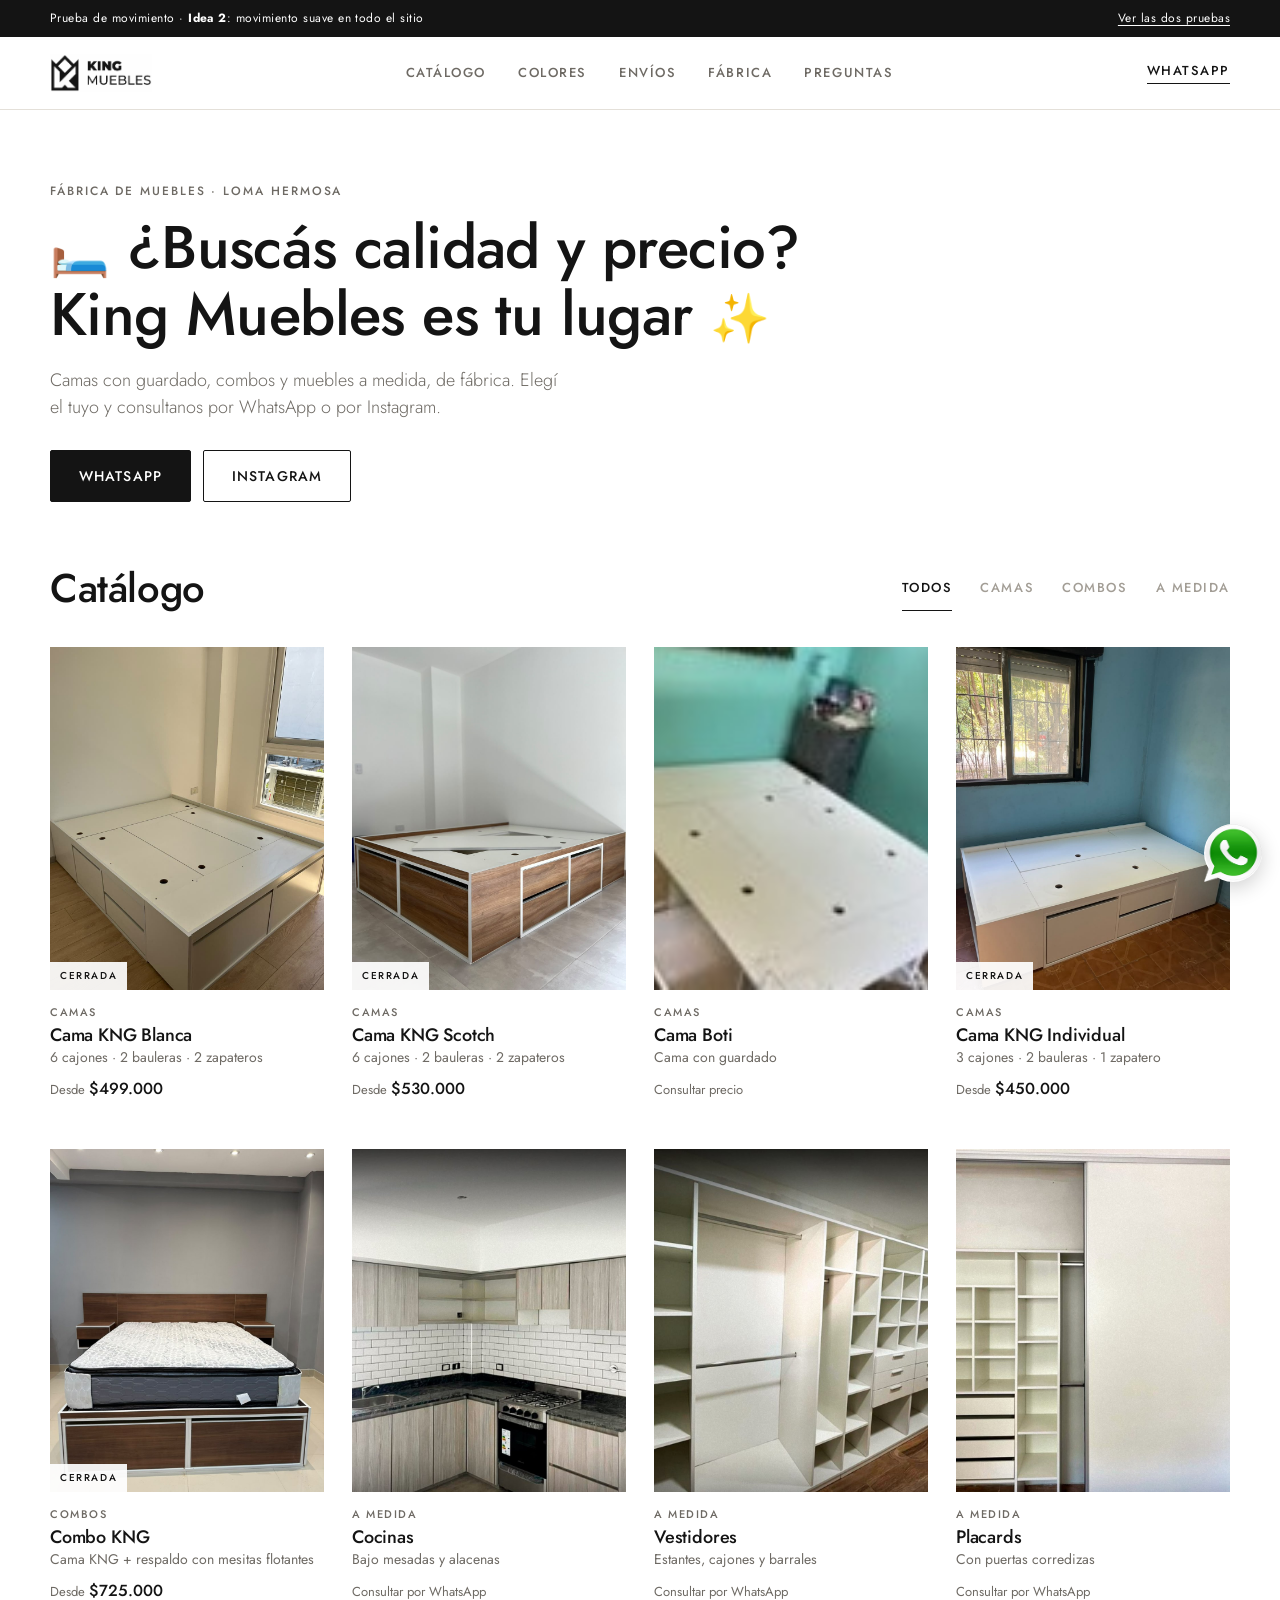
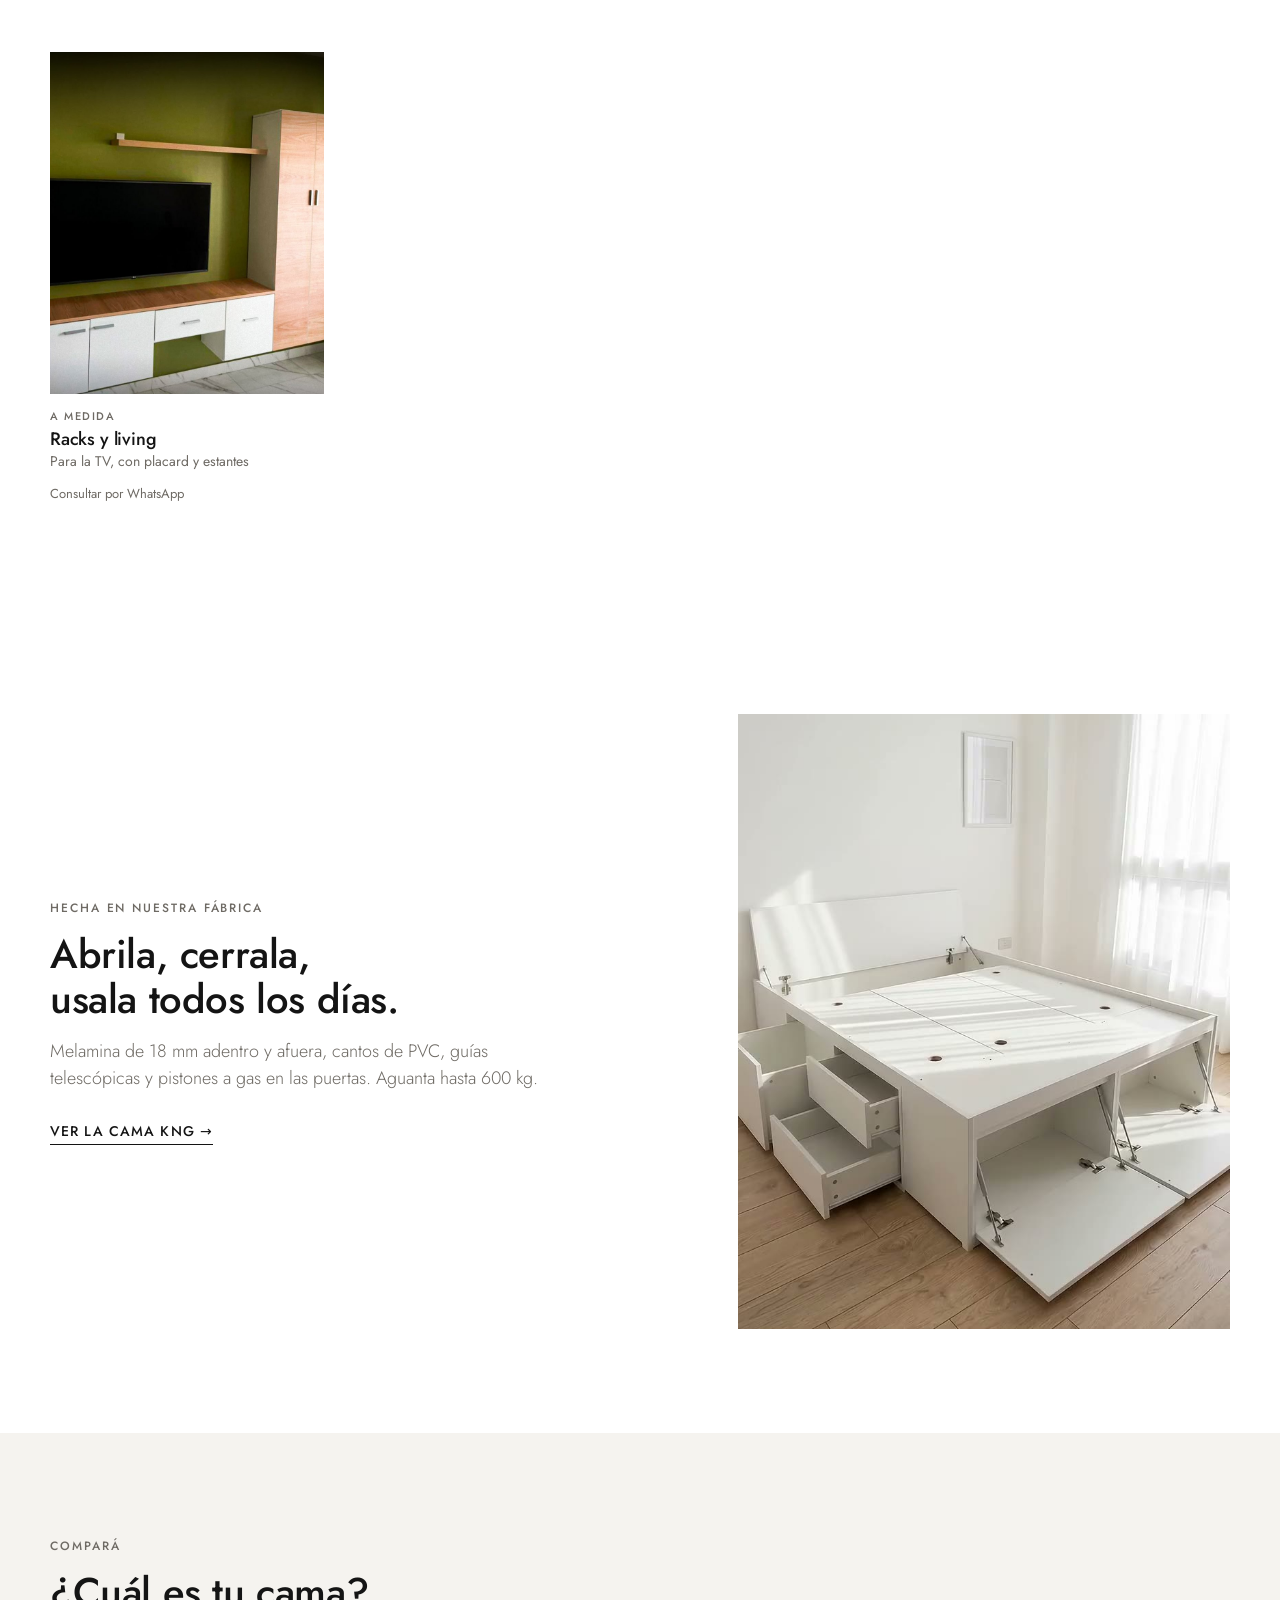
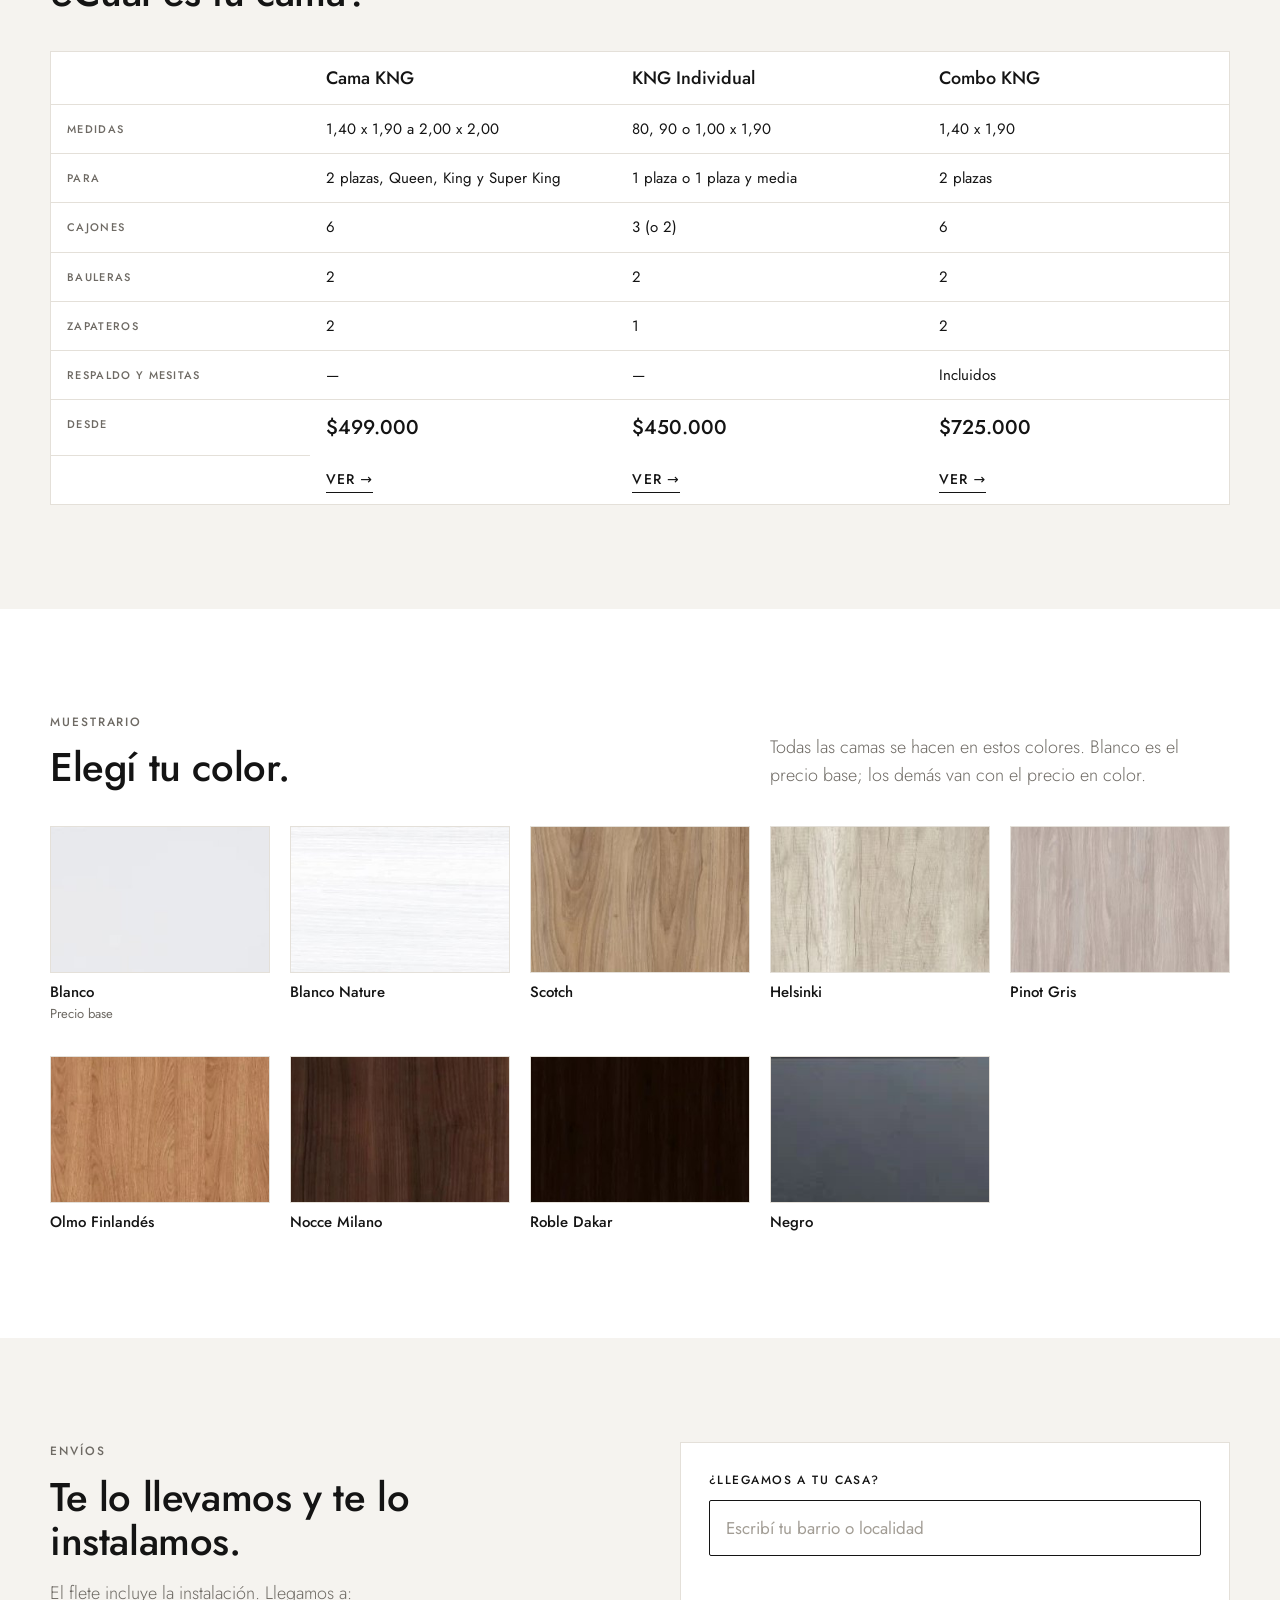
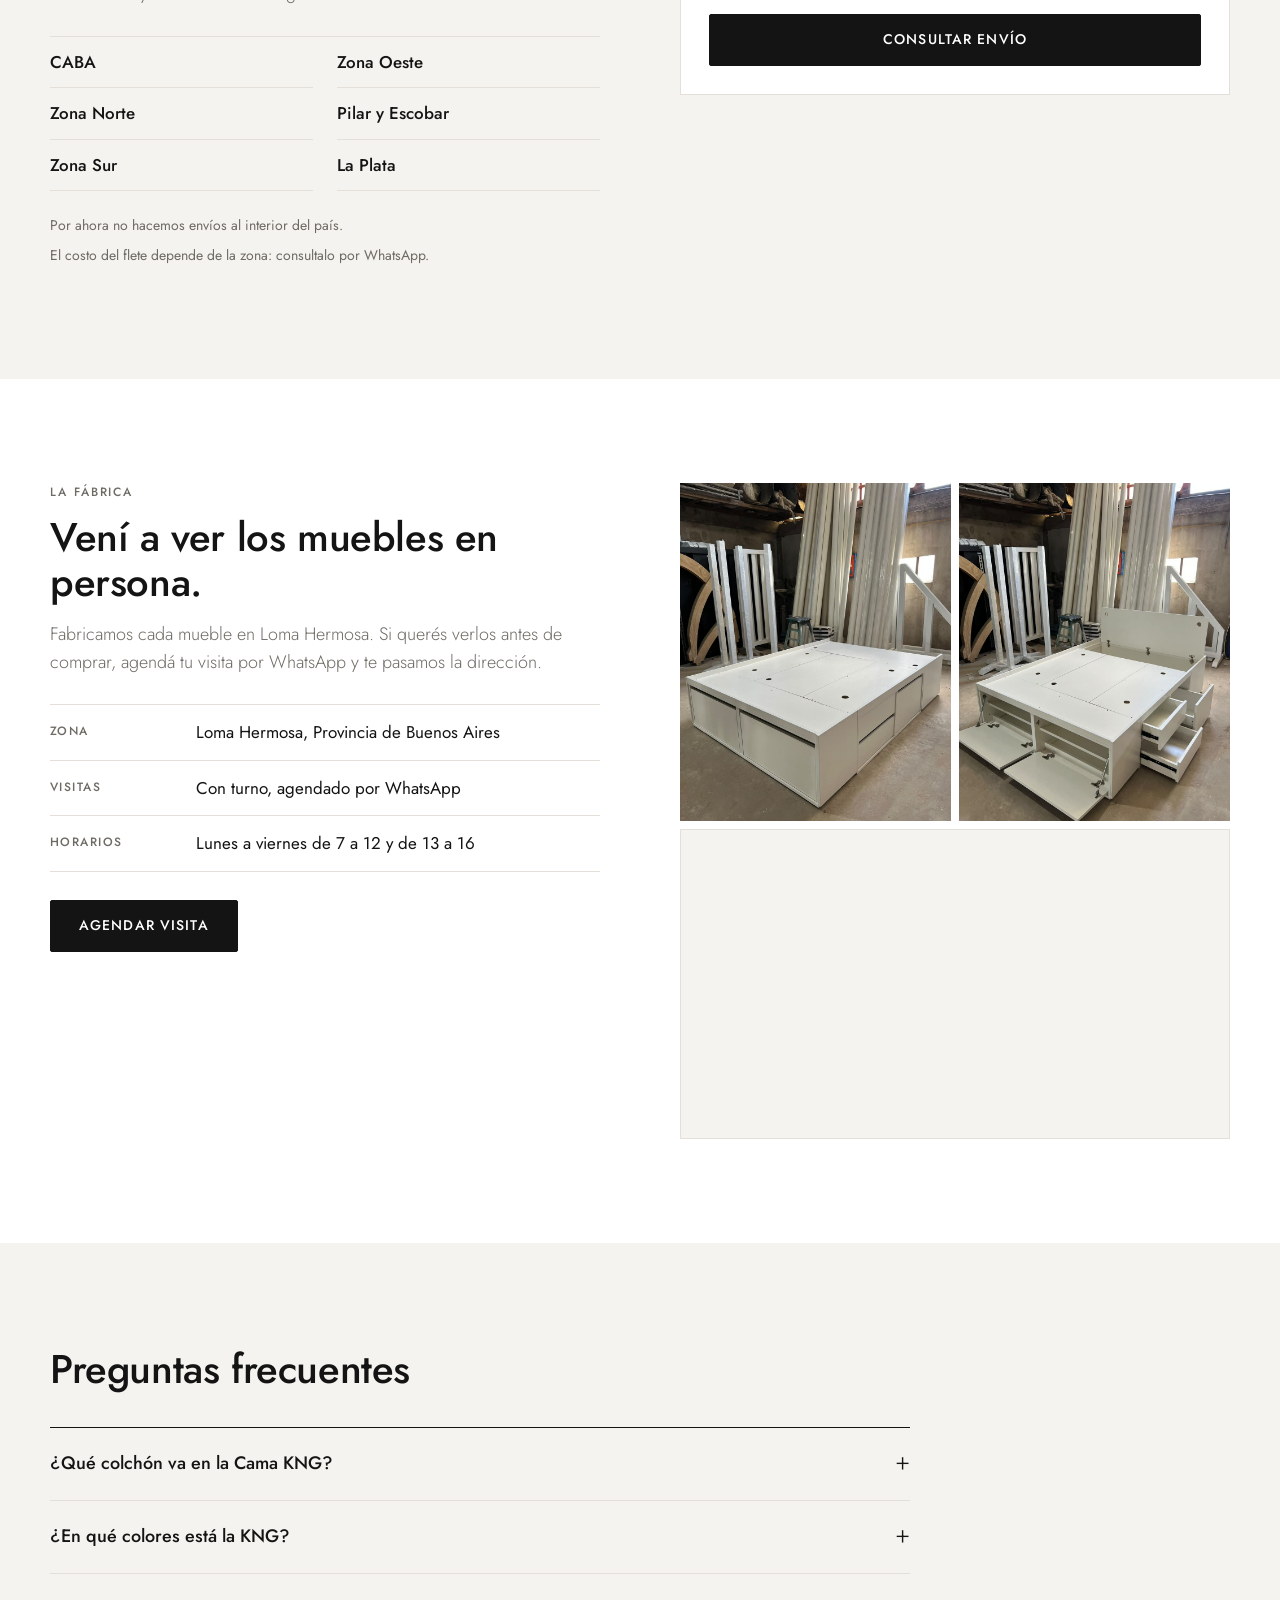
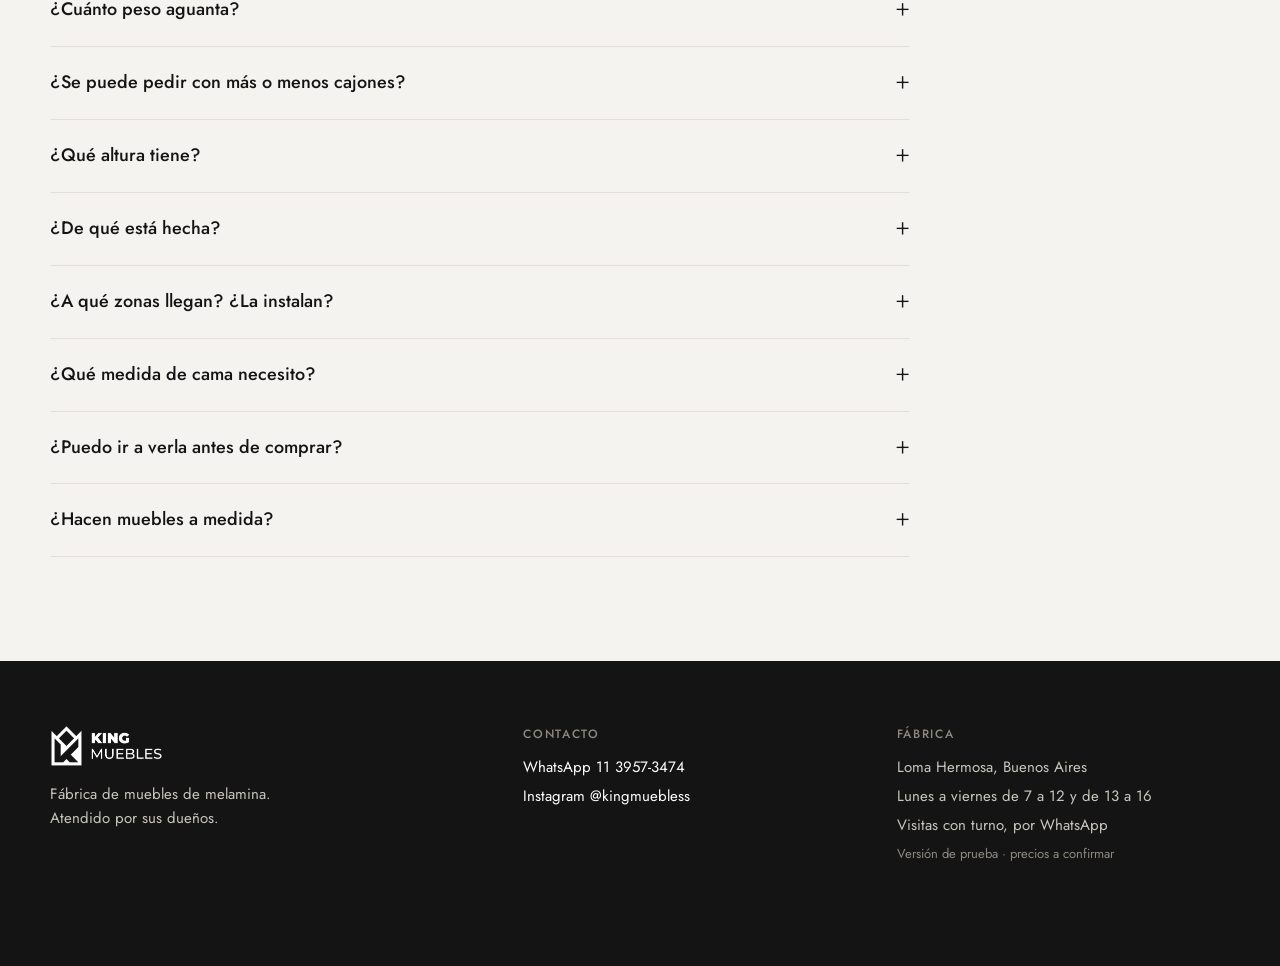
<file: idea-2.html>
<!doctype html>
<html lang="es-AR" class="con-movimiento">
<head>
  <meta charset="utf-8">
  <meta name="viewport" content="width=device-width, initial-scale=1">
  <meta name="robots" content="noindex, nofollow">  <!-- versión de prueba: que Google no la indexe -->
  <title>Prueba · Idea 2 · King Muebles</title>
  <link rel="icon" type="image/png" sizes="32x32" href="assets/favicon-32.png">
  <link rel="apple-touch-icon" href="assets/apple-touch-icon.png">
  <meta name="theme-color" content="#141414">
  <!-- vista previa al compartir el link (WhatsApp, Instagram, Facebook) -->
  <meta property="og:type" content="website">
  <meta property="og:site_name" content="King Muebles">
  <meta property="og:title" content="King Muebles · Fábrica de muebles">
  <meta property="og:description" content="🛏️ ¿Buscás calidad y precio? King Muebles es tu lugar ✨ Camas con guardado y muebles a medida, de fábrica.">
  <meta property="og:image" content="https://agustinjjesus.github.io/king-muebles-maqueta/assets/og-king-muebles.jpg">
  <meta property="og:image:width" content="1200">
  <meta property="og:image:height" content="630">
  <meta property="og:url" content="https://agustinjjesus.github.io/king-muebles-maqueta/">
  <meta name="twitter:card" content="summary_large_image">
  <meta name="description" content="Camas con cajones, bauleras y zapateros en melamina de 18 mm, hechas en nuestra fábrica. Envío con instalación en CABA y GBA.">
  <link rel="preconnect" href="https://fonts.googleapis.com">
  <link rel="preconnect" href="https://fonts.gstatic.com" crossorigin>
  <link href="https://fonts.googleapis.com/css2?family=Jost:wght@300;400;500;600&display=swap" rel="stylesheet">
  <link rel="stylesheet" href="estilos.css?v=19">
  <link rel="stylesheet" href="pruebas.css?v=1">
  <link rel="stylesheet" href="movimiento-2.css?v=2">
  <script src="datos.js?v=24"></script>
</head>
<body>

  <div class="barra-prueba"><div class="contenedor"><span>Prueba de movimiento · <strong>Idea 2</strong>: movimiento suave en todo el sitio</span><a href="index.html">Ver las dos pruebas</a></div></div>

  <header class="cabecera">
    <div class="contenedor">
      <a class="logo" href="index.html"><img src="assets/logo-negro.png" alt="King Muebles"></a>
      <nav class="menu-escritorio">
        <a href="#catalogo">Catálogo</a>
        <a href="#colores">Colores</a>
        <a href="#envios">Envíos</a>
        <a href="#fabrica">Fábrica</a>
        <a href="#preguntas">Preguntas</a>
      </nav>
      <div class="cabecera-acciones">
        <details class="menu-movil">
          <summary>Menú</summary>
          <nav>
            <a href="#catalogo">Catálogo</a>
            <a href="#colores">Colores</a>
            <a href="#envios">Envíos</a>
            <a href="#fabrica">Fábrica</a>
            <a href="#preguntas">Preguntas</a>
          </nav>
        </details>
        <a class="contacto" data-wa="Hola! Vi la web de King Muebles y quería hacer una consulta.">WhatsApp</a>
      </div>
    </div>
  </header>

  <section class="portada">
    <div class="contenedor">
      <p class="eyebrow">Fábrica de muebles · Loma Hermosa</p>
      <h1><span class="emoji" aria-hidden="true">🛏️</span> ¿Buscás calidad y precio?<br> King Muebles es&nbsp;tu&nbsp;lugar&nbsp;<span class="emoji" aria-hidden="true">✨</span></h1>
      <p class="lead">Camas con guardado, combos y muebles a medida, de fábrica. Elegí el tuyo y consultanos por WhatsApp o por Instagram.</p>
      <div class="acciones">
        <a class="btn btn-negro" data-wa="Hola! Vi el catálogo de King Muebles y quería hacer una consulta.">WhatsApp</a>
        <a class="btn btn-borde" data-ig>Instagram</a>
      </div>
    </div>
  </section>

  <section class="seccion" id="catalogo">
    <div class="contenedor">
      <div class="seccion-cabeza">
        <h2>Catálogo</h2>
        <div class="pestanas" role="tablist">
          <button class="pestana activa" data-cat="todos">Todos</button>
          <button class="pestana" data-cat="Camas">Camas</button>
          <button class="pestana" data-cat="Combos">Combos</button>
          <button class="pestana" data-cat="Colchones">Colchones</button>
          <button class="pestana" data-cat="A medida">A medida</button>
        </div>
      </div>
      <div class="grilla" id="grilla">
        <!-- los productos del catálogo se cargan desde datos.js, antes de estas tarjetas.
             Fotos de trabajos que mandó Ramiro (23/10), recortadas sin el logo del post de Instagram -->
        <a class="producto" data-cat="A medida" data-wa="Hola! Quiero consultar por una cocina a medida."><div class="foto"><img src="assets/medida/medida-cocina.jpg" alt="Cocina a medida en L con bajo mesadas y alacenas" loading="lazy"></div><span class="categoria">A medida</span><h3>Cocinas</h3><span class="detalle">Bajo mesadas y alacenas</span><span class="precio"><small>Consultar por WhatsApp</small></span></a>
        <a class="producto" data-cat="A medida" data-wa="Hola! Quiero consultar por un vestidor a medida."><div class="foto"><img src="assets/medida/medida-vestidor.jpg" alt="Vestidor a medida con estantes, cajones y barrales" loading="lazy"></div><span class="categoria">A medida</span><h3>Vestidores</h3><span class="detalle">Estantes, cajones y barrales</span><span class="precio"><small>Consultar por WhatsApp</small></span></a>
        <a class="producto" data-cat="A medida" data-wa="Hola! Quiero consultar por un placard a medida."><div class="foto"><img src="assets/medida/medida-placard.jpg" alt="Placard a medida con puertas corredizas" loading="lazy"></div><span class="categoria">A medida</span><h3>Placards</h3><span class="detalle">Con puertas corredizas</span><span class="precio"><small>Consultar por WhatsApp</small></span></a>
        <a class="producto" data-cat="A medida" data-wa="Hola! Quiero consultar por un rack o mueble de TV a medida."><div class="foto"><img src="assets/medida/medida-rack.jpg" alt="Rack de TV a medida con placard y estante" loading="lazy"></div><span class="categoria">A medida</span><h3>Racks y living</h3><span class="detalle">Para la TV, con placard y estantes</span><span class="precio"><small>Consultar por WhatsApp</small></span></a>
      </div>
    </div>
  </section>

  <section class="seccion en-video" id="hecha">
    <div class="contenedor en-video-grilla">
      <div class="en-video-texto">
        <p class="eyebrow">Hecha en nuestra fábrica</p>
        <h2>Abrila, cerrala, usala todos los días.</h2>
        <p class="lead">Melamina de 18 mm adentro y afuera, cantos de PVC, guías telescópicas y pistones a gas en las puertas. Aguanta hasta 600 kg.</p>
        <a class="link-flecha" href="cama-kng.html">Ver la Cama KNG →</a>
      </div>
      <div class="en-video-medio">
        <video src="assets/medios/orbita.mp4" poster="assets/medios/orbita-poster.jpg" muted loop playsinline preload="metadata" aria-label="La Cama KNG abierta, vista girando alrededor"></video>
      </div>
    </div>
  </section>

  <section class="seccion seccion-alt" id="comparar">
    <div class="contenedor">
      <div class="seccion-cabeza">
        <div>
          <p class="eyebrow">Compará</p>
          <h2>¿Cuál es tu cama?</h2>
        </div>
      </div>
      <table class="comparar" id="tabla-comparar"></table>
    </div>
  </section>

  <section class="seccion" id="colores">
    <div class="contenedor">
      <div class="seccion-cabeza">
        <div>
          <p class="eyebrow">Muestrario</p>
          <h2>Elegí tu color.</h2>
        </div>
        <p class="lead colores-lead">Todas las camas se hacen en estos colores. Blanco es el precio base; los demás van con el precio en color.</p>
      </div>
      <ul class="muestrario" id="muestrario"></ul>
    </div>
  </section>

  <section class="seccion seccion-alt" id="envios">
    <div class="contenedor dos-col">
      <div>
        <p class="eyebrow">Envíos</p>
        <h2>Te lo llevamos y te lo instalamos.</h2>
        <p class="lead">El flete incluye la instalación. Llegamos a:</p>
        <ul class="zonas">
          <li>CABA</li>
          <li>Zona Norte</li>
          <li>Zona Sur</li>
          <li>Zona Oeste</li>
          <li>Pilar y Escobar</li>
          <li>La Plata</li>
        </ul>
        <p class="nota">Por ahora no hacemos envíos al interior del país.</p>
        <p class="nota">El costo del flete depende de la zona: consultalo por WhatsApp.</p>
      </div>
      <div class="buscador">
        <label for="localidad">¿Llegamos a tu casa?</label>
        <input id="localidad" list="localidades" placeholder="Escribí tu barrio o localidad" autocomplete="off">
        <datalist id="localidades"></datalist>
        <p class="resultado-zona" id="resultado-zona" aria-live="polite"></p>
        <a class="btn btn-negro btn-ancho" id="consultar-envio" data-wa="Hola! Quería consultar el envío a mi zona.">Consultar envío</a>
      </div>
    </div>
  </section>

  <section class="seccion" id="fabrica">
    <div class="contenedor dos-col">
      <div>
        <p class="eyebrow">La fábrica</p>
        <h2>Vení a ver los muebles en persona.</h2>
        <p class="lead">Fabricamos cada mueble en Loma Hermosa. Si querés verlos antes de comprar, agendá tu visita por WhatsApp y te pasamos la dirección.</p>
        <dl class="ficha-datos">
          <div><dt>Zona</dt><dd>Loma Hermosa, Provincia de Buenos Aires</dd></div>
          <div><dt>Visitas</dt><dd>Con turno, agendado por WhatsApp</dd></div>
          <div><dt>Horarios</dt><dd>Lunes a viernes de 7 a 12 y de 13 a 16</dd></div>
        </dl>
        <div class="acciones">
          <a class="btn btn-negro" data-wa="Hola! Quiero agendar una visita a la fábrica.">Agendar visita</a>
        </div>
      </div>
      <div class="fabrica-medios">
        <div class="fotos-fabrica">
          <img src="assets/reales/fabrica-2.jpg" alt="Cama KNG blanca terminada en la fábrica" loading="lazy">
          <img src="assets/reales/fabrica-1.jpg" alt="Cama KNG blanca abierta en la fábrica" loading="lazy">
        </div>
        <div class="mapa">
          <iframe title="Loma Hermosa, Provincia de Buenos Aires" src="https://maps.google.com/maps?q=Loma%20Hermosa%2C%20Buenos%20Aires&z=13&output=embed" loading="lazy" referrerpolicy="no-referrer-when-downgrade"></iframe>
        </div>
      </div>
    </div>
  </section>

  <section class="seccion seccion-alt" id="preguntas">
    <div class="contenedor">
      <div class="seccion-cabeza"><h2>Preguntas frecuentes</h2></div>
      <div class="preguntas">
        <details>
          <summary>¿Qué colchón va en la Cama KNG?</summary>
          <p>La KNG de 1,40 x 1,90 lleva un colchón de 2 plazas. También la hacemos de 1,60 x 2,00 (Queen), 1,80 x 2,00 (King) y 2,00 x 2,00 (Super King): en la ficha elegís la medida y ves el precio.</p>
        </details>
        <details>
          <summary>¿En qué colores está la KNG?</summary>
          <p>En blanco o en cualquiera de los colores de nuestro muestrario. En la ficha de la cama elegís el color y ves el precio; en el catálogo tenés fotos de la blanca y de la Scotch.</p>
        </details>
        <details>
          <summary>¿Cuánto peso aguanta?</summary>
          <p>La estructura de la Cama KNG soporta hasta 600 kg.</p>
        </details>
        <details>
          <summary>¿Se puede pedir con más o menos cajones?</summary>
          <p>Sí. La KNG se hace con 4, 6 u 8 cajones, siempre con 2 bauleras y 2 zapateros.</p>
        </details>
        <details>
          <summary>¿Qué altura tiene?</summary>
          <p>La base mide 40 cm de alto. Si la querés más baja, la hacemos de 30 cm.</p>
        </details>
        <details>
          <summary>¿De qué está hecha?</summary>
          <p>Melamina de 18 mm, interior y exterior, con cantos de PVC. Cajones con guías telescópicas, herrajes metálicos, bauleras con bisagras y zapateros con pistones y bisagras.</p>
        </details>
        <details>
          <summary>¿A qué zonas llegan? ¿La instalan?</summary>
          <p>Llegamos a CABA, Zona Norte, Zona Sur, Zona Oeste, Pilar, Escobar y La Plata, y el flete incluye la instalación. Por ahora no hacemos envíos al interior del país.</p>
        </details>
        <details>
          <summary>¿Qué medida de cama necesito?</summary>
          <p>Depende del colchón. Estas son las medidas más comunes:</p>
          <table class="tabla-medidas">
            <thead><tr><th>Cama</th><th>Colchón</th></tr></thead>
            <tbody>
              <tr><td>1 plaza</td><td>80 x 190 o 90 x 190 cm</td></tr>
              <tr><td>1 plaza y media</td><td>100 x 190 cm</td></tr>
              <tr><td>2 plazas</td><td>140 x 190 cm</td></tr>
              <tr><td>Queen</td><td>160 x 200 cm</td></tr>
              <tr><td>King</td><td>180 x 200 cm</td></tr>
              <tr><td>Super King</td><td>200 x 200 cm</td></tr>
            </tbody>
          </table>
          <p>Si tu colchón tiene otra medida, consultanos: hacemos la cama a medida.</p>
        </details>
        <details>
          <summary>¿Puedo ir a verla antes de comprar?</summary>
          <p>Sí, con turno. La fábrica está en Loma Hermosa: escribinos por WhatsApp, agendamos el día y te pasamos la dirección. Atendemos de lunes a viernes de 7 a 12 y de 13 a 16.</p>
        </details>
        <details>
          <summary>¿Hacen muebles a medida?</summary>
          <p>Sí: cocinas (bajo mesadas y alacenas), vestidores, placards, racks y muebles para el hogar y para comercios. Contanos qué necesitás por WhatsApp y te pasamos presupuesto.</p>
        </details>
      </div>
    </div>
  </section>

  <footer class="pie">
    <div class="contenedor">
      <div>
        <img class="logo-pie" src="assets/logo.png" alt="King Muebles">
        <p style="margin-top:16px">Fábrica de muebles de melamina.<br>Atendido por sus dueños.</p>
      </div>
      <div>
        <h4>Contacto</h4>
        <p><a data-wa="Hola! Vi la web de King Muebles y quería hacer una consulta.">WhatsApp 11 3957-3474</a></p>
        <p><a href="https://www.instagram.com/kingmuebless/" target="_blank" rel="noopener">Instagram @kingmuebless</a></p>
      </div>
      <div>
        <h4>Fábrica</h4>
        <p>Loma Hermosa, Buenos Aires</p>
        <p>Lunes a viernes de 7 a 12 y de 13 a 16</p>
        <p>Visitas con turno, por WhatsApp</p>
        <p class="prueba">Versión de prueba · precios a confirmar</p>
      </div>
    </div>
  </footer>

  <a class="wa-flotante" aria-label="Escribinos por WhatsApp" data-wa="Hola! Vi la web de King Muebles y quería hacer una consulta.">
    <img src="assets/whatsapp.png" alt="">
  </a>

  <script>
    // productos reales, al principio de la grilla (los marcados "oculto" no se muestran)
    const grilla = document.getElementById("grilla");
    KM.productos.filter((p) => !p.oculto).reverse().forEach((p) => {
      const a = document.createElement("a");
      a.className = "producto";
      a.dataset.cat = p.categoria;
      if (p.url) {
        a.href = p.url;
      } else {
        // sin ficha todavía: abre WhatsApp con el producto
        a.href = waLink(`Hola! Vi en la web ${articulo(p)} ${p.nombre} y quería ${p.desde ? "más info" : "consultar el precio"}.`);
        a.target = "_blank";
        a.rel = "noopener";
      }
      a.innerHTML = `
        <div class="foto"><img src="${p.foto}" alt="${p.nombre}" loading="lazy"></div>
        <span class="categoria">${p.categoria}</span>
        <h3>${p.nombre}</h3>
        <span class="detalle">${p.bajada}</span>
        <span class="precio">${p.desde ? `<small>Desde </small>${pesos(p.desde)}` : "<small>Consultar precio</small>"}</span>`;
      grilla.prepend(a);
    });

    // filtro por categoría (las migas de las fichas llegan con ?cat=Camas, etc.); sin productos, sin pestaña
    document.querySelectorAll(".pestana").forEach((b) => {
      b.hidden = b.dataset.cat !== "todos" && !grilla.querySelector(`.producto[data-cat="${b.dataset.cat}"]`);
      b.addEventListener("click", () => {
        document.querySelectorAll(".pestana").forEach((x) => x.classList.toggle("activa", x === b));
        document.querySelectorAll("#grilla .producto").forEach((p) => {
          p.hidden = b.dataset.cat !== "todos" && p.dataset.cat !== b.dataset.cat;
        });
      });
    });
    const catPedida = new URLSearchParams(location.search).get("cat");
    const pestanaPedida = [...document.querySelectorAll(".pestana")].find((b) => b.dataset.cat === catPedida);
    if (pestanaPedida) pestanaPedida.click();

    // Compará las camas
    (() => {
      const c = KM.comparar;
      const prods = c.productos.map((id) => KM.productos.find((p) => p.id === id));
      const fila = (titulo, celdas, clase) => `<tr${clase ? ` class="${clase}"` : ""}><th scope="row">${titulo}</th>${celdas.map((x) => `<td>${x}</td>`).join("")}</tr>`;
      document.getElementById("tabla-comparar").innerHTML =
        `<thead><tr><td></td>${c.titulos.map((t) => `<th scope="col">${t}</th>`).join("")}</tr></thead><tbody>` +
        c.filas.map(([t, celdas]) => fila(t, celdas)).join("") +
        fila("Desde", prods.map((p) => `<strong>${pesos(p.desde)}</strong>`), "comparar-precio") +
        fila("", prods.map((p) => `<a class="link-flecha" href="${p.url}">Ver →</a>`), "comparar-ver") +
        "</tbody>";
    })();

    // Muestrario de colores en grande
    document.getElementById("muestrario").innerHTML = KM.colores.map((c) =>
      `<li><img src="${c.grande}" alt="Color ${c.nombre}" loading="lazy"><span>${c.nombre}</span>${c.nombre === "Blanco" ? "<small>Precio base</small>" : ""}</li>`).join("");

    // ¿Llegamos a tu casa?
    const lista = document.getElementById("localidades");
    const vistos = new Set();
    LUGARES.forEach((l) => {
      const clave = l.nombre + "|" + l.partido;
      if (vistos.has(clave)) return;
      vistos.add(clave);
      const o = document.createElement("option");
      o.value = l.nombre;
      if (l.nombre !== l.partido) o.label = l.partido;
      lista.appendChild(o);
    });
    const campo = document.getElementById("localidad");
    const resultado = document.getElementById("resultado-zona");
    const botonEnvio = document.getElementById("consultar-envio");
    campo.addEventListener("input", () => {
      const texto = campo.value.trim();
      const l = buscarLugar(texto);
      resultado.className = "resultado-zona";
      if (!texto) {
        resultado.textContent = "";
        return;
      }
      if (l && l.ambigua && l.exacta) {
        // mismo nombre en dos partidos (ej. Remedios de Escalada)
        resultado.classList.add("si");
        resultado.textContent = l.opciones
          .map((o) => `${o.nombre}, ${o.partido}: ${o.zona ? "llegamos (" + o.zona + ")" : "consultanos"}`)
          .join(" · ");
        botonEnvio.href = waLink(`Hola! Quería consultar el envío a ${l.opciones[0].nombre}.`);
        return;
      }
      if (l && l.ambigua) {
        resultado.textContent = "Seguí escribiendo o elegí tu localidad de la lista.";
        return;
      }
      if (l && l.zona) {
        const donde = l.nombre === l.partido || l.zona === l.partido || l.zona === "CABA" ? l.nombre : `${l.nombre}, ${l.partido}`;
        resultado.classList.add("si");
        resultado.textContent = `Llegamos a ${donde} (${l.zona}), con instalación incluida.`;
        botonEnvio.href = waLink(`Hola! Quería consultar el envío a ${donde} (${l.zona}).`);
      } else if (l) {
        const donde = l.nombre === l.partido ? l.nombre : `${l.nombre}, ${l.partido}`;
        resultado.classList.add("no");
        resultado.textContent = `Consultanos: te confirmamos si llegamos a ${donde} y el costo del envío.`;
        botonEnvio.href = waLink(`Hola! Quería consultar si llegan con el envío a ${donde}.`);
      } else if (normal(texto).length >= 3) {
        resultado.classList.add("no");
        resultado.textContent = "No la encontramos. Escribinos y te confirmamos si llegamos.";
        botonEnvio.href = waLink(`Hola! Quería consultar si llegan con el envío a ${texto}.`);
      }
    });
  </script>
  <script src="movimiento-2.js?v=3"></script>
</body>
</html>
</file>
<file: estilos.css>
/* King Muebles — maqueta
   Línea visual: blanco y negro como el logo, esquinas rectas, líneas finas,
   tipografía geométrica (Jost) emparentada con la del logo. */

:root {
  --tinta: #141414;
  --papel: #ffffff;
  --hueso: #f5f3ef;
  --linea: #e4e0d9;
  --gris: #6e6a64;
  --gris-claro: #a29d95;
  --wa: #25d366;
  --ancho: 1180px;
}

* { box-sizing: border-box; }
html { scroll-behavior: smooth; }
[id] { scroll-margin-top: 84px; }
body {
  margin: 0;
  font-family: "Jost", "Century Gothic", system-ui, sans-serif;
  font-weight: 400;
  font-size: 17px;
  line-height: 1.55;
  color: var(--tinta);
  background: var(--papel);
  -webkit-font-smoothing: antialiased;
}
img, video { display: block; max-width: 100%; }
[hidden] { display: none !important; }   /* que el atributo hidden gane a los display: flex/grid */
a { color: inherit; }
.contenedor { width: min(var(--ancho), 100% - 40px); margin-inline: auto; }

/* textos */
.eyebrow {
  margin: 0 0 14px;
  font-size: 12px; font-weight: 500; letter-spacing: 0.16em; text-transform: uppercase;
  color: var(--gris);
}
h1, h2, h3 { font-weight: 500; letter-spacing: -0.01em; line-height: 1.12; margin: 0; }
h2 { font-size: clamp(28px, 4.2vw, 40px); }
.lead { font-size: 18px; color: var(--gris); font-weight: 300; max-width: 520px; }

/* botones */
.btn {
  display: inline-flex; align-items: center; justify-content: center;
  min-height: 52px; padding: 0 28px;
  font: inherit; font-size: 14px; font-weight: 500; letter-spacing: 0.08em; text-transform: uppercase;
  text-decoration: none; cursor: pointer; border-radius: 2px;
  transition: background 0.2s ease, color 0.2s ease, border-color 0.2s ease;
}
.btn-negro { background: var(--tinta); color: var(--papel); border: 1px solid var(--tinta); }
.btn-negro:hover { background: #333; border-color: #333; }
.btn-borde { background: transparent; color: var(--tinta); border: 1px solid var(--tinta); }
.btn-borde:hover { background: var(--tinta); color: var(--papel); }
.btn-ancho { width: 100%; }
.btn-ancho + .btn-ancho { margin-top: 10px; }
.link-flecha {
  font-size: 14px; font-weight: 500; letter-spacing: 0.08em; text-transform: uppercase;
  text-decoration: none; border-bottom: 1px solid var(--tinta); padding-bottom: 3px;
}

/* encabezado */
.cabecera {
  position: sticky; top: 0; z-index: 20;
  background: rgba(255, 255, 255, 0.96);
  backdrop-filter: saturate(1.4) blur(8px);
  border-bottom: 1px solid var(--linea);
}
.cabecera .contenedor { display: flex; align-items: center; justify-content: space-between; height: 72px; gap: 24px; }
.cabecera .logo img { height: 38px; width: auto; }
.cabecera .menu-escritorio { display: none; gap: 32px; }
.cabecera nav a, .cabecera .contacto, .menu-movil summary {
  font-size: 13px; font-weight: 500; letter-spacing: 0.12em; text-transform: uppercase; text-decoration: none;
}
.cabecera nav a { color: var(--gris); }
.cabecera nav a:hover { color: var(--tinta); }
.cabecera .contacto { border-bottom: 1px solid var(--tinta); padding-bottom: 2px; }
.cabecera-acciones { display: flex; align-items: center; gap: 28px; }
/* celular y tablet: "Menú" despliega los mismos links debajo de la cabecera */
.menu-movil summary { cursor: pointer; list-style: none; padding-bottom: 2px; border-bottom: 1px solid transparent; }
.menu-movil summary::-webkit-details-marker { display: none; }
.menu-movil[open] summary { border-bottom-color: var(--tinta); }
.menu-movil nav {
  position: absolute; left: 0; right: 0; top: 100%;
  display: flex; flex-direction: column; padding: 0 20px 8px;
  background: var(--papel); border-bottom: 1px solid var(--linea);
}
.menu-movil nav a { padding: 16px 0; border-bottom: 1px solid var(--linea); color: var(--tinta); font-size: 14px; }
.menu-movil nav a:last-child { border-bottom: 0; }
@media (min-width: 900px) {
  .cabecera .menu-escritorio { display: flex; }
  .menu-movil { display: none; }
}

/* portada: la frase de Ramiro y enseguida el catálogo */
.portada { padding: 48px 0 0; }
.portada h1 { font-size: clamp(34px, 5.4vw, 60px); margin-bottom: 18px; text-wrap: balance; max-width: 16em; }
/* los emojis de la frase de Ramiro: los del sistema de cada celular, un poco más chicos que el texto */
.portada h1 .emoji { font-size: 0.8em; font-family: "Apple Color Emoji", "Segoe UI Emoji", "Noto Color Emoji", sans-serif; }
.portada .lead { margin: 0 0 28px; }
.portada + .seccion { padding-top: 48px; }
@media (min-width: 900px) {
  .portada { padding-top: 72px; }
  .portada + .seccion { padding-top: 64px; }
}

/* secciones */
.seccion { padding: 72px 0; }
.seccion-alt { background: var(--hueso); }
.seccion-cabeza { display: flex; flex-wrap: wrap; align-items: end; justify-content: space-between; gap: 20px; margin-bottom: 36px; }
@media (min-width: 900px) { .seccion { padding: 104px 0; } }

/* catálogo */
.pestanas { display: flex; gap: 28px; overflow-x: auto; scrollbar-width: none; border-bottom: 1px solid var(--linea); width: 100%; }
.pestanas::-webkit-scrollbar { display: none; }
.pestana {
  flex: none; background: none; border: 0; cursor: pointer; padding: 0 0 12px;
  font: inherit; font-size: 13px; font-weight: 500; letter-spacing: 0.12em; text-transform: uppercase;
  color: var(--gris-claro); border-bottom: 2px solid transparent; margin-bottom: -1px;
}
.pestana.activa { color: var(--tinta); border-bottom-color: var(--tinta); }
@media (max-width: 899px) {
  .pestanas { padding-right: 40px; -webkit-mask-image: linear-gradient(to right, #000 calc(100% - 48px), transparent); mask-image: linear-gradient(to right, #000 calc(100% - 48px), transparent); }
}
@media (min-width: 900px) { .pestanas { width: auto; border-bottom: 0; } }

.grilla { display: grid; grid-template-columns: 1fr 1fr; gap: 32px 16px; }
@media (min-width: 900px) { .grilla { grid-template-columns: repeat(4, 1fr); gap: 48px 28px; } }
.producto { text-decoration: none; display: flex; flex-direction: column; }
.producto .foto { aspect-ratio: 4 / 5; background: var(--hueso); overflow: hidden; margin-bottom: 14px; }
.producto .foto img { width: 100%; height: 100%; object-fit: cover; transition: transform 0.5s ease; }
.producto:hover .foto img { transform: scale(1.03); }
.producto .categoria { font-size: 11px; font-weight: 500; letter-spacing: 0.14em; text-transform: uppercase; color: var(--gris); }
.producto h3 { font-size: 18px; margin: 4px 0 2px; }
.producto .detalle { font-size: 14px; color: var(--gris); }
.producto .precio { margin-top: 8px; font-size: 16px; font-weight: 500; }
.producto .precio small { font-size: 13px; font-weight: 400; color: var(--gris); }
.producto.proximo .foto, .producto .proximo-foto { display: grid; place-items: center; }
.producto.proximo .foto span, .producto .proximo-foto span { font-size: 11px; font-weight: 500; letter-spacing: 0.16em; text-transform: uppercase; color: var(--gris-claro); }
.producto.proximo h3 { color: var(--gris-claro); }

/* guía de medidas */
.tabla-medidas { width: 100%; max-width: 520px; border-collapse: collapse; margin: 0 0 18px; font-size: 15px; }
.tabla-medidas th { text-align: left; font-size: 11px; font-weight: 500; letter-spacing: 0.12em; text-transform: uppercase; color: var(--gris); padding: 0 0 8px; }
.tabla-medidas td { padding: 10px 0; border-top: 1px solid var(--linea); }
.tabla-medidas td:first-child { font-weight: 500; width: 45%; }

/* opiniones */
.nota-google { display: flex; align-items: baseline; flex-wrap: wrap; gap: 4px 14px; }
.nota-google strong { font-size: clamp(44px, 6vw, 60px); font-weight: 500; line-height: 1; letter-spacing: -0.02em; }
.nota-google .estrellas { font-size: 18px; letter-spacing: 3px; }
.nota-google span:last-child { width: 100%; font-size: 14px; color: var(--gris); }
.opiniones { list-style: none; margin: 0; padding: 0; display: grid; gap: 0; }
.opiniones li { border-top: 1px solid var(--tinta); padding: 22px 0 28px; }
.opiniones li { display: flex; flex-direction: column; justify-content: space-between; gap: 20px; }
.opiniones blockquote { margin: 0; font-size: 19px; font-weight: 400; line-height: 1.45; }
.autor { display: flex; align-items: center; gap: 12px; }
.autor .avatar {
  flex: none; width: 42px; height: 42px; border-radius: 50%;
  display: grid; place-items: center; background: var(--tinta); color: var(--papel);
  font-size: 17px; font-weight: 500;
}
.autor strong { display: block; font-size: 15px; font-weight: 500; }
.autor .fuente { font-size: 11px; font-weight: 500; letter-spacing: 0.12em; text-transform: uppercase; color: var(--gris); }
@media (min-width: 900px) { .opiniones { grid-template-columns: repeat(3, 1fr); gap: 40px; } }

/* mapa y fotos de la fábrica */
.mapa { aspect-ratio: 4 / 3; background: var(--hueso); border: 1px solid var(--linea); }
.fabrica-medios { display: grid; gap: 8px; }
.fotos-fabrica { display: grid; grid-template-columns: repeat(2, minmax(0, 1fr)); gap: 8px; }
.fotos-fabrica img { width: 100%; aspect-ratio: 4 / 5; object-fit: cover; background: #ebe8e2; }
.fabrica-medios .mapa { aspect-ratio: 16 / 9; }
.mapa iframe { width: 100%; height: 100%; border: 0; display: block; filter: grayscale(1) contrast(1.05); }

/* fábrica y envíos */
.dos-col { display: grid; grid-template-columns: minmax(0, 1fr); gap: 40px; }
@media (min-width: 900px) { .dos-col { grid-template-columns: repeat(2, minmax(0, 1fr)); gap: 80px; align-items: start; } }
.dos-col h2 { margin-bottom: 16px; }
.dos-col .lead { margin: 0 0 28px; }
.acciones { display: flex; flex-wrap: wrap; gap: 12px; }
.ficha-datos { margin: 0 0 28px; border-top: 1px solid var(--linea); }
.ficha-datos div { display: grid; grid-template-columns: 130px 1fr; gap: 16px; padding: 14px 0; border-bottom: 1px solid var(--linea); }
.ficha-datos dt { font-size: 12px; font-weight: 500; letter-spacing: 0.12em; text-transform: uppercase; color: var(--gris); padding-top: 3px; }
.ficha-datos dd { margin: 0; }
.ficha-datos .pendiente { color: var(--gris-claro); }
.foto-pendiente {
  aspect-ratio: 4 / 3; background: var(--hueso); display: grid; place-items: center;
  font-size: 11px; font-weight: 500; letter-spacing: 0.16em; text-transform: uppercase; color: var(--gris-claro);
}
.seccion-alt .foto-pendiente { background: #ebe8e2; }

.zonas { list-style: none; margin: 0 0 24px; padding: 0; columns: 2; column-gap: 24px; border-top: 1px solid var(--linea); }
.zonas li { break-inside: avoid; padding: 12px 0; border-bottom: 1px solid var(--linea); font-weight: 500; }
.nota { font-size: 14px; color: var(--gris); margin: 0 0 8px; }

.buscador { background: var(--papel); border: 1px solid var(--linea); padding: 28px; }
.buscador label { display: block; font-size: 12px; font-weight: 500; letter-spacing: 0.12em; text-transform: uppercase; margin-bottom: 10px; }
.buscador input {
  width: 100%; font: inherit; font-size: 17px; padding: 14px 16px;
  border: 1px solid var(--tinta); border-radius: 2px; background: var(--papel); color: var(--tinta);
}
.buscador input::placeholder { color: var(--gris-claro); }
.buscador input:focus { outline: 2px solid var(--tinta); outline-offset: 1px; }
.resultado-zona { min-height: 26px; margin: 14px 0 18px; font-size: 15px; }
.resultado-zona.si::before { content: "✓  "; font-weight: 600; }
.resultado-zona.no { color: var(--gris); }

/* compará las camas */
/* en el celular entran las tres columnas sin deslizar: letra y márgenes más chicos */
.comparar { width: 100%; table-layout: fixed; border-collapse: collapse; background: var(--papel); border: 1px solid var(--linea); }
.comparar th, .comparar td { padding: 10px 7px; text-align: left; vertical-align: top; border-top: 1px solid var(--linea); font-size: 13px; line-height: 1.35; overflow-wrap: break-word; }
.comparar thead th { border-top: 0; font-size: 15px; font-weight: 500; }
.comparar thead td { border-top: 0; }
.comparar tbody th, .comparar thead td { width: 27%; }
.comparar tbody th { font-size: 10px; font-weight: 500; letter-spacing: 0.04em; text-transform: uppercase; color: var(--gris); padding-top: 12px; }
.comparar-precio td strong { font-size: 14px; font-weight: 500; white-space: nowrap; }
.comparar-ver td { border-top: 0; padding-top: 0; }
.comparar-ver .link-flecha { font-size: 12px; }
@media (max-width: 379px) {
  .comparar th, .comparar td { padding: 8px 4px; }
  .comparar thead th { font-size: 13px; }
  .comparar-precio td strong { font-size: 13px; }
}
@media (min-width: 760px) {
  .comparar th, .comparar td { padding: 14px 16px; font-size: 15px; }
  .comparar thead th { font-size: 18px; }
  .comparar tbody th, .comparar thead td { width: 22%; }
  .comparar tbody th { font-size: 11px; letter-spacing: 0.12em; padding-top: 17px; }
  .comparar-precio td strong { font-size: 20px; }
  .comparar-ver .link-flecha { font-size: 14px; }
}

/* muestrario de colores */
.colores-lead { margin: 0; max-width: 460px; }
.muestrario { list-style: none; margin: 0; padding: 0; display: grid; grid-template-columns: repeat(3, minmax(0, 1fr)); gap: 24px 12px; }
.muestrario img { width: 100%; aspect-ratio: 3 / 2; object-fit: cover; border: 1px solid var(--linea); background: var(--hueso); }
.muestrario span { display: block; margin-top: 8px; font-size: 15px; font-weight: 500; }
.muestrario small { display: block; font-size: 13px; color: var(--gris); }
@media (min-width: 640px) { .muestrario { grid-template-columns: repeat(4, minmax(0, 1fr)); } }
@media (min-width: 900px) { .muestrario { grid-template-columns: repeat(5, minmax(0, 1fr)); gap: 32px 20px; } }

/* preguntas */
.preguntas { border-top: 1px solid var(--tinta); max-width: 860px; }
.preguntas details { border-bottom: 1px solid var(--linea); }
.preguntas summary {
  cursor: pointer; list-style: none; padding: 22px 0; display: flex; justify-content: space-between; gap: 24px;
  font-size: 18px; font-weight: 500;
}
.preguntas summary::-webkit-details-marker { display: none; }
.preguntas summary::after { content: "+"; font-weight: 300; font-size: 26px; line-height: 0.9; }
.preguntas details[open] summary::after { content: "−"; }
.preguntas details p { margin: 0 0 22px; color: var(--gris); max-width: 680px; }

/* pie */
.pie { background: var(--tinta); color: #c9c5bf; padding: 64px 0 96px; font-size: 15px; }
.pie .contenedor { display: grid; gap: 40px; }
.pie .logo-pie { height: 42px; width: auto; }
.pie h4 { margin: 0 0 12px; font-size: 12px; font-weight: 500; letter-spacing: 0.14em; text-transform: uppercase; color: #8d8981; }
.pie a { text-decoration: none; color: var(--papel); }
.pie a:hover { text-decoration: underline; }
.pie p { margin: 0 0 6px; }
.pie .prueba { font-size: 13px; color: #8d8981; }
@media (min-width: 900px) { .pie .contenedor { grid-template-columns: 1.3fr 1fr 1fr; } }

/* WhatsApp flotante: solo el ícono */
.wa-flotante {
  position: fixed; right: 18px; bottom: 18px; z-index: 30;
  width: 58px; height: 58px; border-radius: 50%;
  display: grid; place-items: center;
  box-shadow: 0 6px 20px rgba(0, 0, 0, 0.18);
  background: var(--papel);
}
.wa-flotante img { width: 58px; height: 58px; }

/* ficha de producto */
.migas { padding: 20px 0 0; font-size: 12px; font-weight: 500; letter-spacing: 0.12em; text-transform: uppercase; color: var(--gris); }
.migas a { text-decoration: none; }
.ficha { display: grid; gap: 36px; padding: 24px 0 80px; }
@media (min-width: 900px) {
  .ficha { grid-template-columns: 1.1fr 0.9fr; gap: 72px; align-items: start; }
  .galeria { position: sticky; top: 96px; }   /* la foto acompaña mientras se leen las especificaciones */
}
.galeria .principal { aspect-ratio: 4 / 5; background: var(--hueso); overflow: hidden; }
.galeria .principal img, .galeria .principal video { width: 100%; height: 100%; object-fit: cover; }
.galeria .principal img { object-position: 50% 80%; }
.galeria .miniaturas { display: grid; grid-template-columns: repeat(5, minmax(0, 1fr)); gap: 8px; margin-top: 8px; }
.galeria .miniaturas button {
  aspect-ratio: 1; padding: 0; cursor: pointer; background: var(--hueso); position: relative;
  border: 1px solid transparent; border-radius: 0; overflow: hidden;
}
.galeria .miniaturas button.activa { border-color: var(--tinta); }
.galeria .miniaturas img { width: 100%; height: 100%; object-fit: cover; }
.galeria .miniaturas .play {
  position: absolute; left: 8px; bottom: 8px; background: var(--papel); color: var(--tinta);
  font-size: 10px; font-weight: 500; letter-spacing: 0.12em; text-transform: uppercase; padding: 3px 6px;
}
.info-producto h1 { font-size: clamp(34px, 5vw, 46px); }
.info-producto .sub { color: var(--gris); margin: 8px 0 24px; }
.precio-ficha { font-size: 32px; font-weight: 500; margin: 0; letter-spacing: -0.01em; }
.precio-nota { font-size: 14px; color: var(--gris); margin: 4px 0 28px; min-height: 22px; }
.opcion { margin-bottom: 22px; }
.opcion > span { display: block; font-size: 12px; font-weight: 500; letter-spacing: 0.12em; text-transform: uppercase; margin-bottom: 10px; }
.opcion .botones { display: flex; flex-wrap: wrap; gap: 8px; }
.opcion button {
  min-height: 46px; min-width: 64px; padding: 0 18px; cursor: pointer;
  font: inherit; font-size: 15px; background: var(--papel); color: var(--tinta);
  border: 1px solid var(--linea); border-radius: 2px;
}
.opcion button:hover { border-color: var(--tinta); }
.opcion button.activa { background: var(--tinta); color: var(--papel); border-color: var(--tinta); }
.opcion .color-elegido { text-transform: none; letter-spacing: 0; font-weight: 400; color: var(--gris); font-size: 14px; }
.opcion .botones.colores { display: grid; grid-template-columns: repeat(5, minmax(0, 1fr)); gap: 8px; }
.opcion .muestra {
  min-height: 0; min-width: 0; padding: 0; display: flex; flex-direction: column; text-align: left;
  border: 1px solid var(--linea); border-radius: 2px; background: var(--papel); overflow: hidden;
  font: inherit; text-decoration: none; cursor: pointer;
}
.opcion .muestra:hover { border-color: var(--tinta); }
.opcion .muestra img { width: 100%; aspect-ratio: 3 / 2; object-fit: cover; display: block; }
.opcion .muestra span { font-size: 11px; line-height: 1.25; padding: 6px 6px 7px; color: var(--tinta); }
.opcion .muestra small { display: block; margin-top: 2px; font-size: 11px; color: var(--gris); }
.opcion .muestra.activa { background: var(--papel); color: var(--tinta); border-color: var(--tinta); box-shadow: inset 0 0 0 1px var(--tinta); }
.colores-nota { margin: 10px 0 0; font-size: 13px; color: var(--gris); }
.ver-colores { display: inline-block; margin-top: 10px; font-size: 13px; color: var(--tinta); }
.compartir {
  display: block; margin: 14px auto 0; padding: 0 0 2px; background: none; border: 0; border-bottom: 1px solid var(--tinta);
  font: inherit; font-size: 13px; font-weight: 500; letter-spacing: 0.08em; text-transform: uppercase; color: var(--tinta); cursor: pointer;
}
.guia-medidas { margin-top: 12px; }
.guia-medidas summary {
  cursor: pointer; list-style: none; display: inline-block;
  font-size: 14px; border-bottom: 1px solid var(--tinta); padding-bottom: 1px;
}
.guia-medidas summary::-webkit-details-marker { display: none; }
.guia-medidas[open] summary { margin-bottom: 14px; }
.guia-medidas p { font-size: 14px; color: var(--gris); margin: 0; }

/* barra fija de la ficha (solo celular) */
.barra-fija {
  position: fixed; left: 0; right: 0; bottom: 0; z-index: 40;
  display: flex; align-items: center; justify-content: space-between; gap: 16px;
  padding: 12px 20px calc(12px + env(safe-area-inset-bottom));
  background: rgba(255, 255, 255, 0.97); border-top: 1px solid var(--linea);
  transform: translateY(110%); transition: transform 0.25s ease;
}
.barra-fija.visible { transform: none; }
.barra-info { min-width: 0; }
.barra-info strong { display: block; font-size: 18px; font-weight: 500; }
.barra-info span { display: block; font-size: 12px; color: var(--gris); white-space: nowrap; overflow: hidden; text-overflow: ellipsis; }
.barra-fija .btn { flex: none; min-height: 46px; padding: 0 22px; }
body.con-barra .wa-flotante { display: none; }
@media (min-width: 900px) {
  .barra-fija { display: none; }
  body.con-barra .wa-flotante { display: grid; }
}
.ficha-opiniones { border-top: 1px solid var(--linea); padding: 56px 0 88px; }
.ficha-opiniones .seccion-cabeza { margin-bottom: 28px; }
.ayuda { font-size: 14px; color: var(--gris); margin: 14px 0 0; }
.ayuda a { color: var(--tinta); }
.tabla-specs { margin: 40px 0 0; border-top: 1px solid var(--tinta); }
.tabla-specs div { display: grid; grid-template-columns: 140px 1fr; gap: 16px; padding: 14px 0; border-bottom: 1px solid var(--linea); }
.tabla-specs dt { font-size: 12px; font-weight: 500; letter-spacing: 0.12em; text-transform: uppercase; color: var(--gris); padding-top: 3px; }
.tabla-specs dd { margin: 0; }
</file>
<file: pruebas.css>
/* Solo para el sitio de pruebas: la barra de arriba que dice qué idea estás viendo, y la página para elegir. */

.barra-prueba { background: var(--tinta); color: var(--papel); font-size: 12px; letter-spacing: 0.04em; }
.barra-prueba .contenedor { display: flex; flex-wrap: wrap; justify-content: space-between; gap: 4px 16px; padding: 9px 0; }
.barra-prueba a { color: var(--papel); text-underline-offset: 3px; }

.elegir { padding: 56px 0 88px; }
.elegir h1 { font-size: clamp(32px, 5vw, 52px); margin-bottom: 14px; }
.elegir .lead { margin: 0 0 40px; }
.elegir-lista { display: grid; gap: 20px; }
@media (min-width: 900px) { .elegir-lista { grid-template-columns: 1fr 1fr; gap: 28px; } }
.elegir-opcion {
  display: grid; gap: 18px; padding: 22px; text-decoration: none;
  border: 1px solid var(--linea); transition: border-color 0.25s ease;
}
.elegir-opcion:hover { border-color: var(--tinta); }
.elegir-opcion img { width: 100%; aspect-ratio: 16 / 10; object-fit: cover; background: var(--hueso); }
.elegir-opcion h2 { font-size: 26px; }
.elegir-opcion p { margin: 6px 0 0; color: var(--gris); font-weight: 300; }
.elegir-opcion .link-flecha { justify-self: start; }
</file>
<file: movimiento-1.css>
/* Idea 1: la Cama KNG se abre mientras bajás.
   La sección es alta (hay que "recorrerla") y adentro queda fija la imagen: el scroll elige el cuadro
   de la apertura (64 cuadros del video 3) y los textos se van prendiendo a medida que se abre cada parte. */

.abrir { position: relative; height: 320vh; background: var(--hueso); }
.abrir-fijo {
  position: sticky; top: 72px;                 /* debajo de la cabecera */
  height: calc(100vh - 72px); height: calc(100svh - 72px);
  display: flex; align-items: center; overflow: hidden;
}
.abrir-grilla { display: grid; gap: 18px; align-items: center; }

/* imagen */
.abrir-imagen { position: relative; justify-self: center; width: min(100%, calc((100svh - 72px) * 0.52)); }
.abrir-imagen canvas, .abrir-imagen .abrir-respaldo { width: 100%; height: auto; aspect-ratio: 4 / 5; display: block; background: #ebe8e2; }
.abrir-imagen canvas { position: absolute; inset: 0; height: auto; }
.abrir-pista {
  position: absolute; left: 0; right: 0; bottom: 14px; margin: 0; text-align: center;
  font-size: 12px; font-weight: 500; letter-spacing: 0.16em; text-transform: uppercase; color: var(--tinta);
  transition: opacity 0.4s ease;
}
.abrir-pista span { display: inline-block; animation: abrir-flecha 1.6s ease-in-out infinite; }
@keyframes abrir-flecha { 50% { transform: translateY(4px); } }
.abrir-barra { height: 2px; background: var(--linea); margin-top: 10px; }
.abrir-barra span { display: block; height: 100%; width: 100%; background: var(--tinta); transform-origin: left; transform: scaleX(0); }

/* textos */
.abrir-textos .eyebrow { margin-bottom: 8px; }
.abrir-titulo { font-size: clamp(22px, 5.6vw, 44px); text-wrap: balance; max-width: 14em; margin-bottom: 14px; }
.abrir-pasos { list-style: none; margin: 0; padding: 0; display: flex; gap: 18px; flex-wrap: wrap; }
.abrir-pasos li { color: var(--gris-claro); transition: color 0.35s ease, transform 0.35s ease, opacity 0.35s ease; opacity: 0.55; transform: translateY(4px); }
.abrir-pasos li strong { display: block; font-weight: 500; font-size: 17px; }
.abrir-pasos li span { display: none; font-size: 14px; font-weight: 300; }
.abrir-pasos li.prendido { color: var(--tinta); opacity: 1; transform: none; }
.abrir-final { margin-top: 14px; opacity: 0; transform: translateY(8px); transition: opacity 0.4s ease, transform 0.4s ease; }
.abrir-final.prendido { opacity: 1; transform: none; }
.abrir-final p { margin: 0 0 10px; font-size: 15px; color: var(--gris); }
.abrir-precio { color: var(--tinta); font-weight: 500; white-space: nowrap; }

/* celular: imagen arriba, textos abajo, todo en una pantalla */
@media (max-width: 899px) {
  .abrir-fijo { align-items: flex-start; padding-top: 16px; }
  .abrir-imagen { width: min(100%, calc((100svh - 72px) * 0.5)); order: -1; }
  .abrir-textos { text-align: left; }
}
@media (max-height: 700px) and (max-width: 899px) {
  .abrir-titulo { font-size: 20px; }
  .abrir-imagen { width: min(100%, calc((100svh - 72px) * 0.44)); }
}

/* compu: textos a la izquierda, cama a la derecha */
@media (min-width: 900px) {
  .abrir-grilla { grid-template-columns: minmax(0, 1fr) auto; gap: 64px; }
  .abrir-imagen { width: calc((100svh - 72px - 64px) * 0.8); max-width: 560px; }
  .abrir-pasos { flex-direction: column; gap: 18px; border-left: 1px solid var(--linea); padding-left: 22px; }
  .abrir-pasos li strong { font-size: 26px; }
  .abrir-pasos li span { display: block; color: var(--gris); }
  .abrir-pasos li { position: relative; }
  .abrir-pasos li::before {   /* la marca de la línea se pinta cuando se prende el paso */
    content: ""; position: absolute; left: -23px; top: 0; bottom: 0; width: 1px;
    background: var(--tinta); transform: scaleY(0); transform-origin: top; transition: transform 0.4s ease;
  }
  .abrir-pasos li.prendido::before { transform: scaleY(1); }
  .abrir-final { margin-top: 28px; }
  .abrir-final p { font-size: 17px; }
}

/* quien tiene las animaciones apagadas en el celular: la cama abierta y todos los textos, sin recorrido */
@media (prefers-reduced-motion: reduce) {
  .abrir { height: auto; }
  .abrir-fijo { position: static; height: auto; padding: 56px 0; }
  .abrir-pasos li, .abrir-final { opacity: 1; transform: none; color: var(--tinta); }
  .abrir-pista, .abrir-barra, .abrir-imagen canvas { display: none; }
}
</file>
<file: movimiento-2.css>
/* Idea 2: movimiento suave en todo el sitio. Nada salta ni se mueve solo de un lado a otro:
   las cosas aparecen cuando llegás, las camas se abren en la foto y hay un video quieto, en loop. */

/* aparecer al bajar (las clases las pone movimiento-2.js; sin JS se ve todo normal) */
.con-movimiento .aparece {
  opacity: 0; transform: translateY(22px);
  transition: opacity 0.8s cubic-bezier(0.2, 0.7, 0.2, 1), transform 0.8s cubic-bezier(0.2, 0.7, 0.2, 1);
  transition-delay: var(--retraso, 0s);
}
.con-movimiento .aparece.visible { opacity: 1; transform: none; }

/* portada: entra por partes al abrir la página */
@keyframes entrar { from { opacity: 0; transform: translateY(18px); } to { opacity: 1; transform: none; } }
.con-movimiento .portada .eyebrow,
.con-movimiento .portada h1,
.con-movimiento .portada .lead,
.con-movimiento .portada .acciones { animation: entrar 0.9s cubic-bezier(0.2, 0.7, 0.2, 1) both; }
.con-movimiento .portada h1 { animation-delay: 0.08s; }
.con-movimiento .portada .lead { animation-delay: 0.2s; }
.con-movimiento .portada .acciones { animation-delay: 0.3s; }

/* tarjetas de camas: la foto abierta aparece encima de la cerrada al pasar el mouse
   (en el celular, cuando la tarjeta pasa por el medio de la pantalla) */
.producto .foto { position: relative; }
.producto .foto .abierta-foto { position: absolute; inset: 0; opacity: 0; transition: opacity 0.7s ease, transform 0.5s ease; }
.producto.abierta .foto .abierta-foto { opacity: 1; }
@media (hover: hover) { .producto:hover .foto .abierta-foto { opacity: 1; } }
.producto .foto .que-ves {
  position: absolute; left: 0; bottom: 0; z-index: 1;
  padding: 6px 10px; background: rgba(255, 255, 255, 0.92);
  font-size: 10px; font-weight: 500; letter-spacing: 0.16em; text-transform: uppercase; color: var(--tinta);
}
.producto .foto .que-ves::after { content: "Cerrada"; }
.producto.abierta .foto .que-ves::after { content: "Abierta"; }
@media (hover: hover) { .producto:hover .foto .que-ves::after { content: "Abierta"; } }

/* la sección del video: texto a un lado, la cama girando al otro */
.en-video-grilla { display: grid; gap: 32px; align-items: center; }
.en-video-texto h2 { margin-bottom: 16px; text-wrap: balance; }
.en-video-texto .lead { margin: 0 0 24px; }
.en-video-medio video { width: 100%; aspect-ratio: 4 / 5; object-fit: cover; background: #ebe8e2; }
@media (min-width: 900px) {
  .en-video-grilla { grid-template-columns: minmax(0, 1fr) minmax(0, 0.8fr); gap: 72px; }
}

/* muestrario: cada color se acerca un poquito al pasar el mouse */
.muestrario li { overflow: hidden; }
.muestrario li img { transition: transform 0.5s ease; }
@media (hover: hover) { .muestrario li:hover img { transform: scale(1.05); } }

/* cabecera: una sombra finita cuando bajaste */
.cabecera { transition: box-shadow 0.3s ease; }
.cabecera.con-sombra { box-shadow: 0 6px 24px rgba(20, 20, 20, 0.06); }

@media (prefers-reduced-motion: reduce) {
  .con-movimiento .aparece { opacity: 1; transform: none; transition: none; }
  .con-movimiento .portada * { animation: none !important; }
}
</file>
